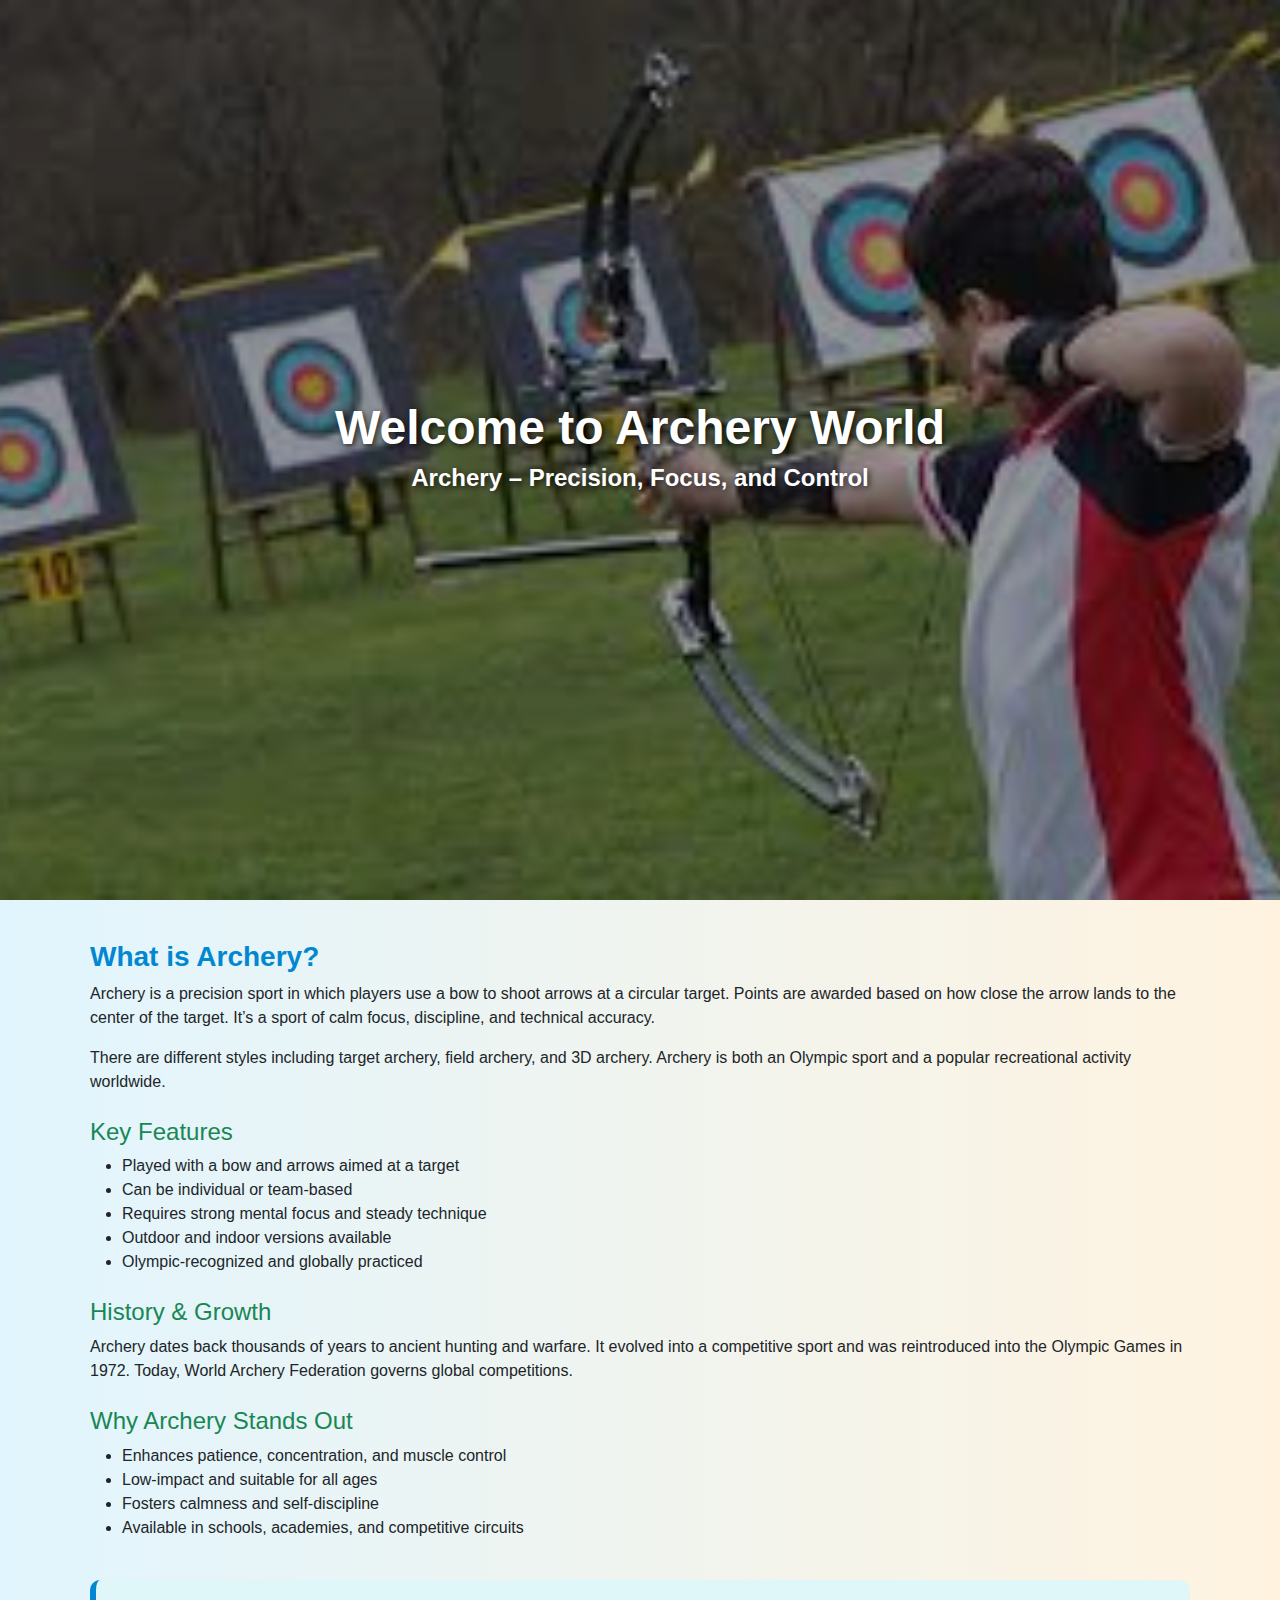
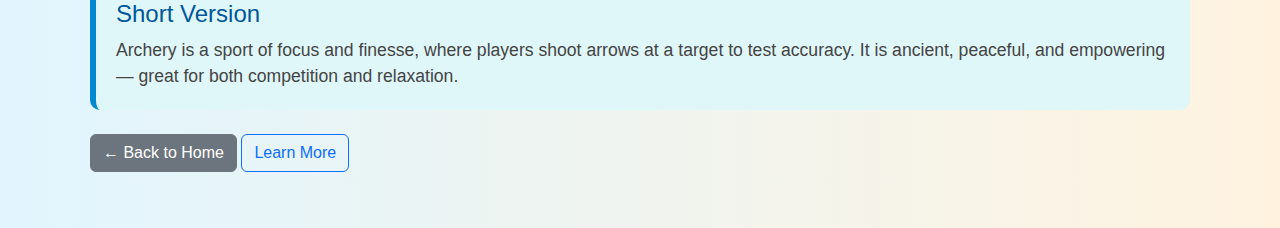
<file: Project sports/Archey.html>
<!DOCTYPE html>
<html lang="en">
<head>
  <meta charset="UTF-8" />
  <meta name="viewport" content="width=device-width, initial-scale=1.0"/>
  <title>Archery - Outdoor Games Hub</title>
  <link href="https://cdn.jsdelivr.net/npm/bootstrap@5.3.0/dist/css/bootstrap.min.css" rel="stylesheet"/>
  <style>
    body {
      margin: 0;
      background: linear-gradient(to right, #e1f5fe, #fff3e0);
      font-family: 'Segoe UI', Tahoma, Geneva, Verdana, sans-serif;
    }

    .hero {
      background-image: url("Archey1.jpeg"); 
      background-size: cover;
      background-position: center;
      height: 100vh;
      position: relative;
      display: flex;
      flex-direction: column;
      justify-content: center;
      align-items: center;
      text-align: center;
      color: #fff;
    }

    .hero::before {
      content: "";
      position: absolute;
      inset: 0;
      background: rgba(0, 0, 0, 0.4);
    }

    .hero h1, .hero h2 {
      position: relative;
      z-index: 1;
      text-shadow: 2px 2px 6px rgba(0, 0, 0, 0.8);
    }

    .hero h1 {
      font-size: 3rem;
    }

    .hero h2 {
      font-size: 1.5rem;
    }

    .section-title {
      color: #0288d1;
    }

    h1, h2, h3 {
      font-weight: bold;
    }

    footer {
      background: linear-gradient(to right, #0277bd, #039be5);
      color: white;
      padding: 10px 0;
    }

    .content {
      padding: 40px 20px;
    }

    .short-version {
      background-color: #e0f7fa;
      border-left: 6px solid #0288d1;
      padding: 20px;
      margin-top: 40px;
      border-radius: 10px;
    }

    .short-version h4 {
      color: #01579b;
    }

    .short-version p {
      font-size: 1.1rem;
      margin-bottom: 0;
      color: #444444;
    }

    @media (max-width: 576px) {
      .hero h1 {
        font-size: 2rem;
      }
      .hero h2 {
        font-size: 1rem;
      }
    }
  </style>
</head>
<body>

  <!-- Full-screen hero section -->
  <div class="hero">
    <h1>Welcome to Archery World</h1>
    <h2>Archery – Precision, Focus, and Control</h2>
  </div>

  <!-- Main content -->
  <div class="container content">
    <h3 class="section-title">What is Archery?</h3>
    <p>
      Archery is a precision sport in which players use a bow to shoot arrows at a circular target. Points are awarded based on how close the arrow lands to the center of the target. It’s a sport of calm focus, discipline, and technical accuracy.
    </p>
    <p>
      There are different styles including target archery, field archery, and 3D archery. Archery is both an Olympic sport and a popular recreational activity worldwide.
    </p>

    <h4 class="mt-4 text-success">Key Features</h4>
    <ul>
      <li>Played with a bow and arrows aimed at a target</li>
      <li>Can be individual or team-based</li>
      <li>Requires strong mental focus and steady technique</li>
      <li>Outdoor and indoor versions available</li>
      <li>Olympic-recognized and globally practiced</li>
    </ul>

    <h4 class="mt-4 text-success">History & Growth</h4>
    <p>
      Archery dates back thousands of years to ancient hunting and warfare. It evolved into a competitive sport and was reintroduced into the Olympic Games in 1972. Today, World Archery Federation governs global competitions.
    </p>

    <h4 class="mt-4 text-success">Why Archery Stands Out</h4>
    <ul>
      <li>Enhances patience, concentration, and muscle control</li>
      <li>Low-impact and suitable for all ages</li>
      <li>Fosters calmness and self-discipline</li>
      <li>Available in schools, academies, and competitive circuits</li>
    </ul>

    <!-- Highlighted Short Version -->
    <div class="short-version">
      <h4>Short Version</h4>
      <p>
        Archery is a sport of focus and finesse, where players shoot arrows at a target to test accuracy. It is ancient, peaceful, and empowering — great for both competition and relaxation.
      </p>
    </div>

    <!-- Optional Learn More Button -->
    <p>
      <a href="index.html" class="btn btn-secondary mt-4">← Back to Home</a>
      <a href="https://en.wikipedia.org/wiki/Archery" target="_blank" class="btn btn-outline-primary mt-4">Learn More</a>
    </p>
  </div>

</body>
</html>
</file>
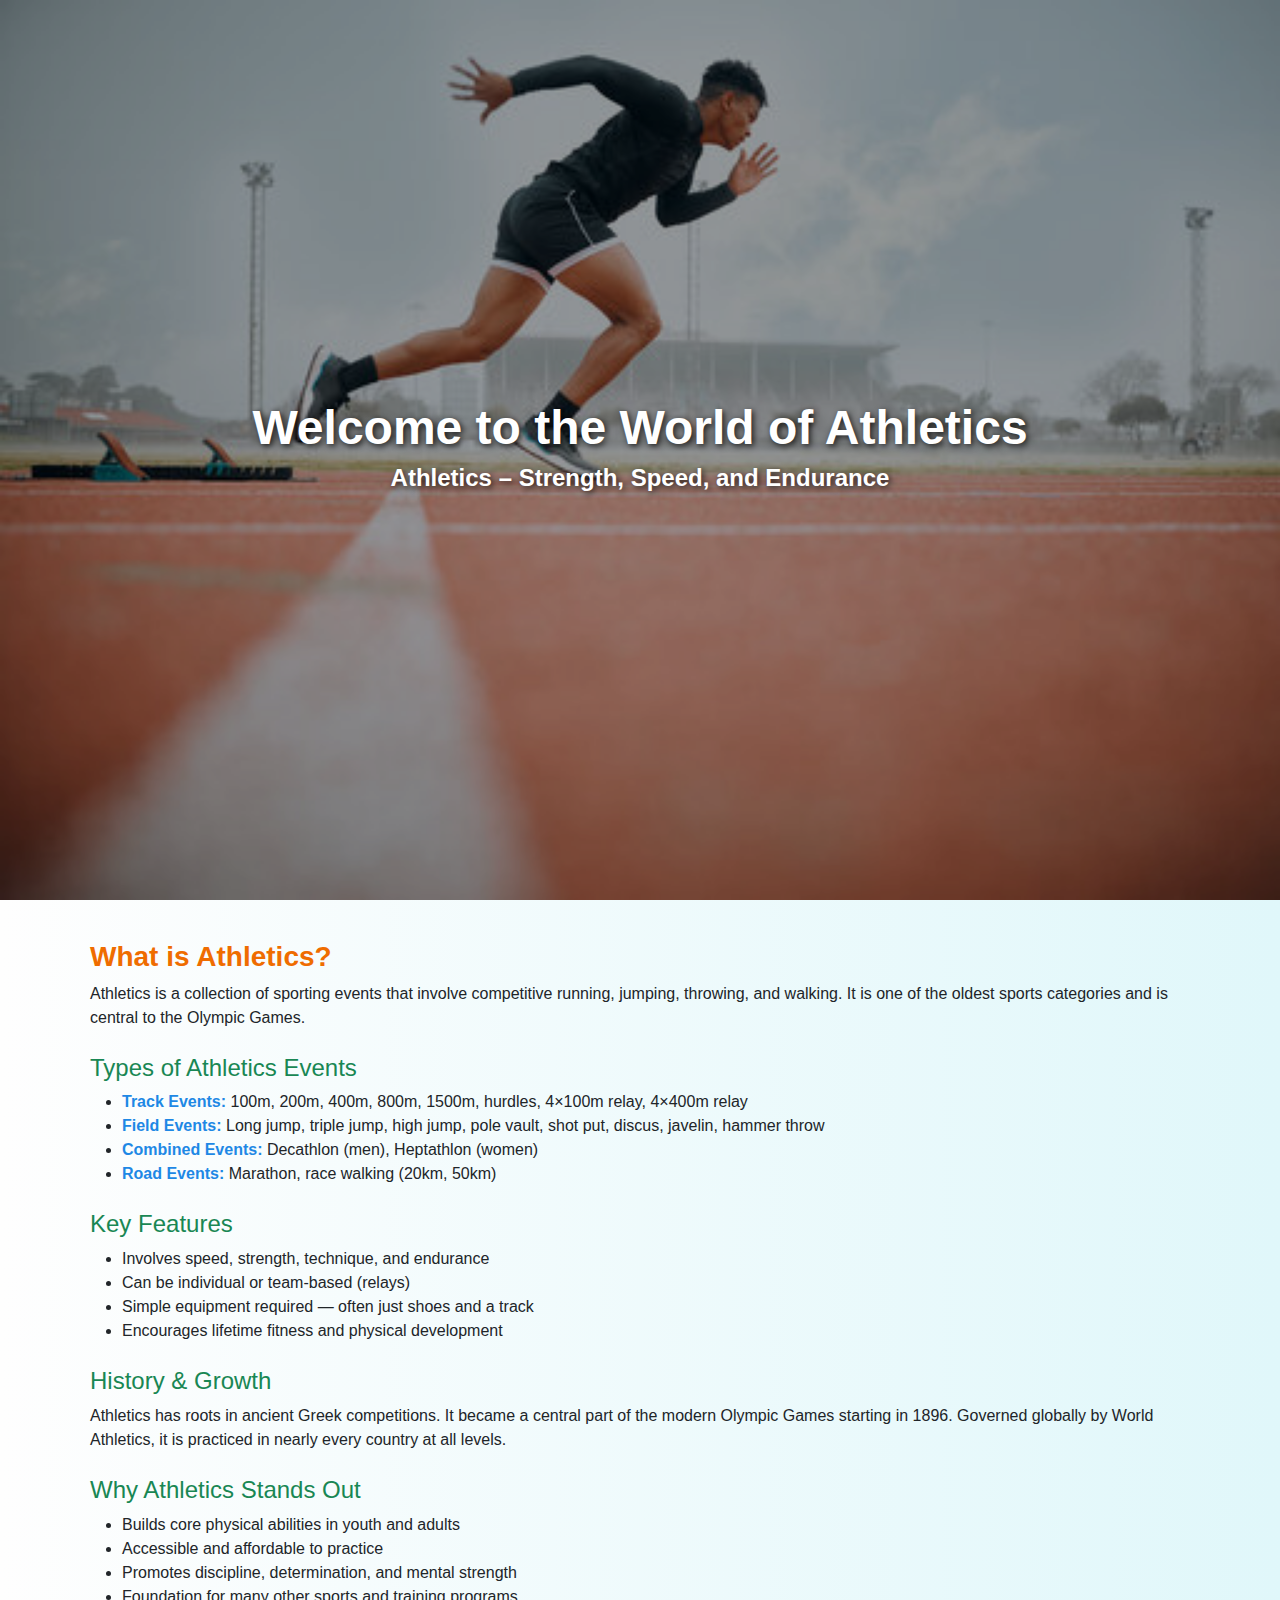
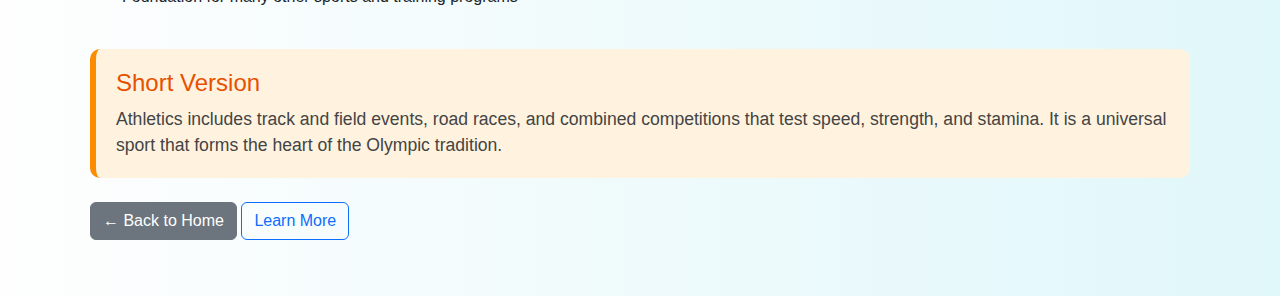
<file: Project sports/Athletics.html>
<!DOCTYPE html>
<html lang="en">
<head>
  <meta charset="UTF-8" />
  <meta name="viewport" content="width=device-width, initial-scale=1.0"/>
  <title>Athletics - Outdoor Games Hub</title>
  <link href="https://cdn.jsdelivr.net/npm/bootstrap@5.3.0/dist/css/bootstrap.min.css" rel="stylesheet"/>
  <style>
    body {
      margin: 0;
      background: linear-gradient(to right, #fefefe, #e0f7fa);
      font-family: 'Segoe UI', Tahoma, Geneva, Verdana, sans-serif;
    }

    .hero {
      background-image: url("Athletes1.jpg"); 
      background-size: cover;
      background-position: middle;
      height: 100vh;
      position: relative;
      display: flex;
      flex-direction: column;
      justify-content: center;
      align-items: center;
      text-align: center;
      color: #fff;
    }

    .hero::before {
      content: "";
      position: absolute;
      inset: 0;
      background: rgba(0, 0, 0, 0.4);
    }

    .hero h1, .hero h2 {
      position: relative;
      z-index: 1;
      text-shadow: 2px 2px 6px rgba(0, 0, 0, 0.8);
    }

    .hero h1 {
      font-size: 3rem;
    }

    .hero h2 {
      font-size: 1.5rem;
    }

    .section-title {
      color: #ef6c00;
    }

    h1, h2, h3 {
      font-weight: bold;
    }

    footer {
      background: linear-gradient(to right, #ef6c00, #f57c00);
      color: white;
      padding: 10px 0;
    }

    .content {
      padding: 40px 20px;
    }

    .short-version {
      background-color: #fff3e0;
      border-left: 6px solid #fb8c00;
      padding: 20px;
      margin-top: 40px;
      border-radius: 10px;
    }

    .short-version h4 {
      color: #e65100;
    }

    .short-version p {
      font-size: 1.1rem;
      margin-bottom: 0;
      color: #444444;
    }

    ul li strong {
      color: #1e88e5;
    }

    @media (max-width: 576px) {
      .hero h1 {
        font-size: 2rem;
      }
      .hero h2 {
        font-size: 1rem;
      }
    }
  </style>
</head>
<body>

  <!-- Full-screen hero section -->
  <div class="hero">
    <h1>Welcome to the World of Athletics</h1>
    <h2>Athletics – Strength, Speed, and Endurance</h2>
  </div>

  <!-- Main content -->
  <div class="container content">
    <h3 class="section-title">What is Athletics?</h3>
    <p>
      Athletics is a collection of sporting events that involve competitive running, jumping, throwing, and walking. It is one of the oldest sports categories and is central to the Olympic Games.
    </p>

    <h4 class="mt-4 text-success">Types of Athletics Events</h4>
    <ul>
      <li><strong>Track Events:</strong> 100m, 200m, 400m, 800m, 1500m, hurdles, 4×100m relay, 4×400m relay</li>
      <li><strong>Field Events:</strong> Long jump, triple jump, high jump, pole vault, shot put, discus, javelin, hammer throw</li>
      <li><strong>Combined Events:</strong> Decathlon (men), Heptathlon (women)</li>
      <li><strong>Road Events:</strong> Marathon, race walking (20km, 50km)</li>
    </ul>

    <h4 class="mt-4 text-success">Key Features</h4>
    <ul>
      <li>Involves speed, strength, technique, and endurance</li>
      <li>Can be individual or team-based (relays)</li>
      <li>Simple equipment required — often just shoes and a track</li>
      <li>Encourages lifetime fitness and physical development</li>
    </ul>

    <h4 class="mt-4 text-success">History & Growth</h4>
    <p>
      Athletics has roots in ancient Greek competitions. It became a central part of the modern Olympic Games starting in 1896. Governed globally by World Athletics, it is practiced in nearly every country at all levels.
    </p>

    <h4 class="mt-4 text-success">Why Athletics Stands Out</h4>
    <ul>
      <li>Builds core physical abilities in youth and adults</li>
      <li>Accessible and affordable to practice</li>
      <li>Promotes discipline, determination, and mental strength</li>
      <li>Foundation for many other sports and training programs</li>
    </ul>

    <!-- Highlighted Short Version -->
    <div class="short-version">
      <h4>Short Version</h4>
      <p>
        Athletics includes track and field events, road races, and combined competitions that test speed, strength, and stamina. It is a universal sport that forms the heart of the Olympic tradition.
      </p>
    </div>

    <!-- Optional Learn More Button -->
    <p>
      <a href="index.html" class="btn btn-secondary mt-4">← Back to Home</a>
      <a href="https://en.wikipedia.org/wiki/Athletics_(sport)" target="_blank" class="btn btn-outline-primary mt-4">Learn More</a>
    </p>
  </div>

</body>
</html>
</file>
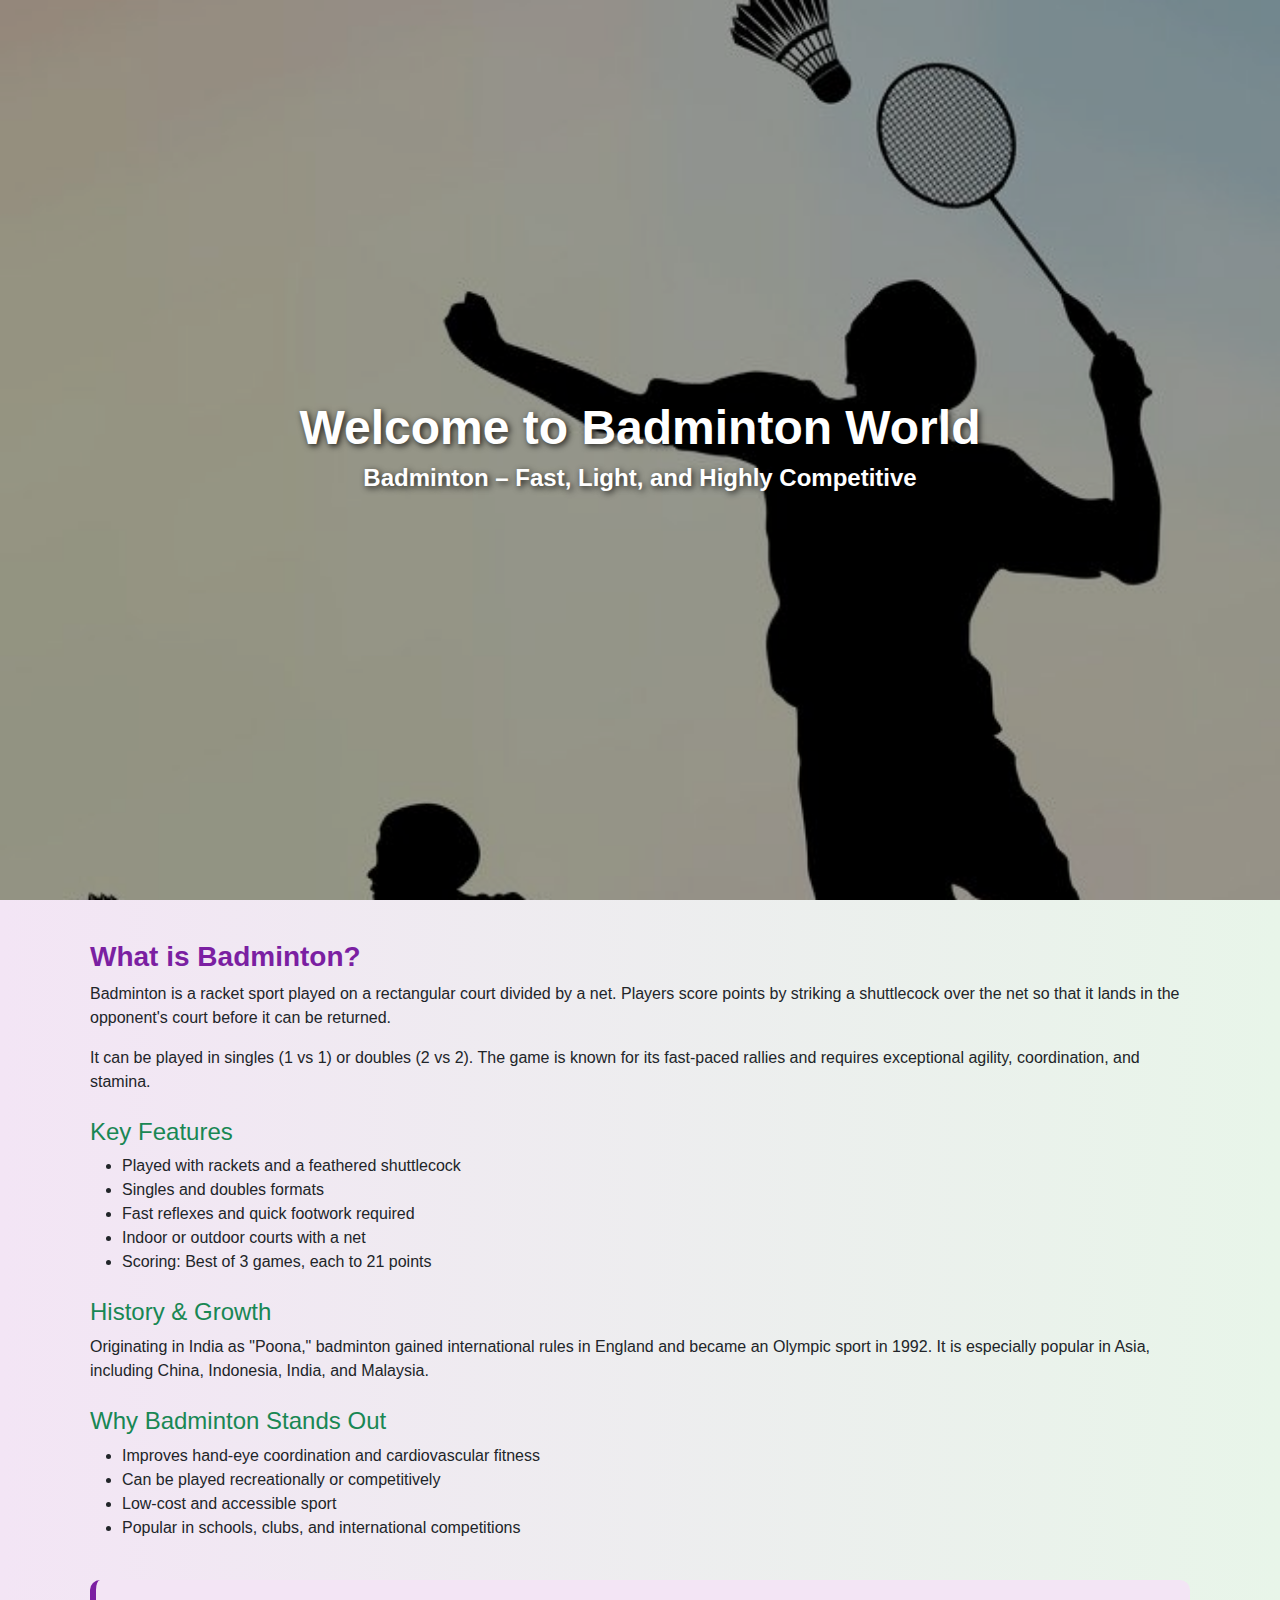
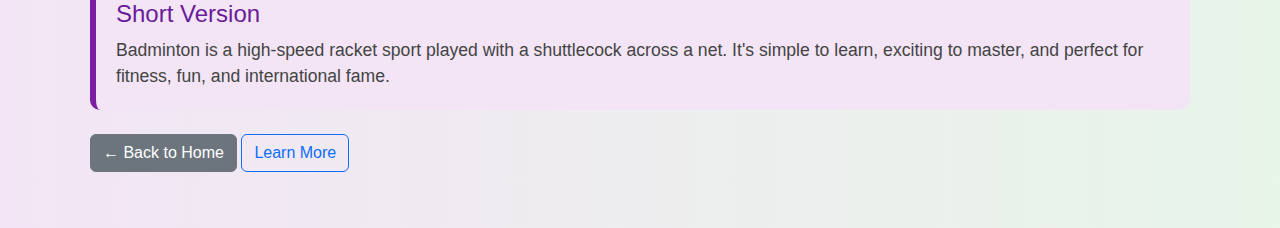
<file: Project sports/Badminton.html>
<!DOCTYPE html>
<html lang="en">
<head>
  <meta charset="UTF-8" />
  <meta name="viewport" content="width=device-width, initial-scale=1.0"/>
  <title>Badminton - Outdoor Games Hub</title>
  <link href="https://cdn.jsdelivr.net/npm/bootstrap@5.3.0/dist/css/bootstrap.min.css" rel="stylesheet"/>
  <style>
    body {
      margin: 0;
      background: linear-gradient(to right, #f3e5f5, #e8f5e9);
      font-family: 'Segoe UI', Tahoma, Geneva, Verdana, sans-serif;
    }

    .hero {
      background-image: url("Badminton1.jpg"); /* Replace with your badminton image */
      background-size: cover;
      background-position: center;
      height: 100vh;
      position: relative;
      display: flex;
      flex-direction: column;
      justify-content: center;
      align-items: center;
      text-align: center;
      color: #fff;
    }

    .hero::before {
      content: "";
      position: absolute;
      inset: 0;
      background: rgba(0, 0, 0, 0.4);
    }

    .hero h1, .hero h2 {
      position: relative;
      z-index: 1;
      text-shadow: 2px 2px 6px rgba(0, 0, 0, 0.8);
    }

    .hero h1 {
      font-size: 3rem;
    }

    .hero h2 {
      font-size: 1.5rem;
    }

    .section-title {
      color: #7b1fa2;
    }

    h1, h2, h3 {
      font-weight: bold;
    }

    footer {
      background: linear-gradient(to right, #6a1b9a, #8e24aa);
      color: white;
      padding: 10px 0;
    }

    .content {
      padding: 40px 20px;
    }

    .short-version {
      background-color: #f3e5f5;
      border-left: 6px solid #7b1fa2;
      padding: 20px;
      margin-top: 40px;
      border-radius: 10px;
    }

    .short-version h4 {
      color: #6a1b9a;
    }

    .short-version p {
      font-size: 1.1rem;
      margin-bottom: 0;
      color: #444444;
    }

    @media (max-width: 576px) {
      .hero h1 {
        font-size: 2rem;
      }
      .hero h2 {
        font-size: 1rem;
      }
    }
  </style>
</head>
<body>

  <!-- Full-screen hero section -->
  <div class="hero">
    <h1>Welcome to Badminton World</h1>
    <h2>Badminton – Fast, Light, and Highly Competitive</h2>
  </div>

  <!-- Main content -->
  <div class="container content">
    <h3 class="section-title">What is Badminton?</h3>
    <p>
      Badminton is a racket sport played on a rectangular court divided by a net. Players score points by striking a shuttlecock over the net so that it lands in the opponent's court before it can be returned.
    </p>
    <p>
      It can be played in singles (1 vs 1) or doubles (2 vs 2). The game is known for its fast-paced rallies and requires exceptional agility, coordination, and stamina.
    </p>

    <h4 class="mt-4 text-success">Key Features</h4>
    <ul>
      <li>Played with rackets and a feathered shuttlecock</li>
      <li>Singles and doubles formats</li>
      <li>Fast reflexes and quick footwork required</li>
      <li>Indoor or outdoor courts with a net</li>
      <li>Scoring: Best of 3 games, each to 21 points</li>
    </ul>

    <h4 class="mt-4 text-success">History & Growth</h4>
    <p>
      Originating in India as "Poona," badminton gained international rules in England and became an Olympic sport in 1992. It is especially popular in Asia, including China, Indonesia, India, and Malaysia.
    </p>

    <h4 class="mt-4 text-success">Why Badminton Stands Out</h4>
    <ul>
      <li>Improves hand-eye coordination and cardiovascular fitness</li>
      <li>Can be played recreationally or competitively</li>
      <li>Low-cost and accessible sport</li>
      <li>Popular in schools, clubs, and international competitions</li>
    </ul>

    <!-- Highlighted Short Version -->
    <div class="short-version">
      <h4>Short Version</h4>
      <p>
        Badminton is a high-speed racket sport played with a shuttlecock across a net. It's simple to learn, exciting to master, and perfect for fitness, fun, and international fame.
      </p>
    </div>

    <!-- Optional Learn More Button -->
    <p>
      <a href="index.html" class="btn btn-secondary mt-4">← Back to Home</a>
      <a href="https://en.wikipedia.org/wiki/Badminton" target="_blank" class="btn btn-outline-primary mt-4">Learn More</a>
    </p>
</div>

</body>
</html>
</file>
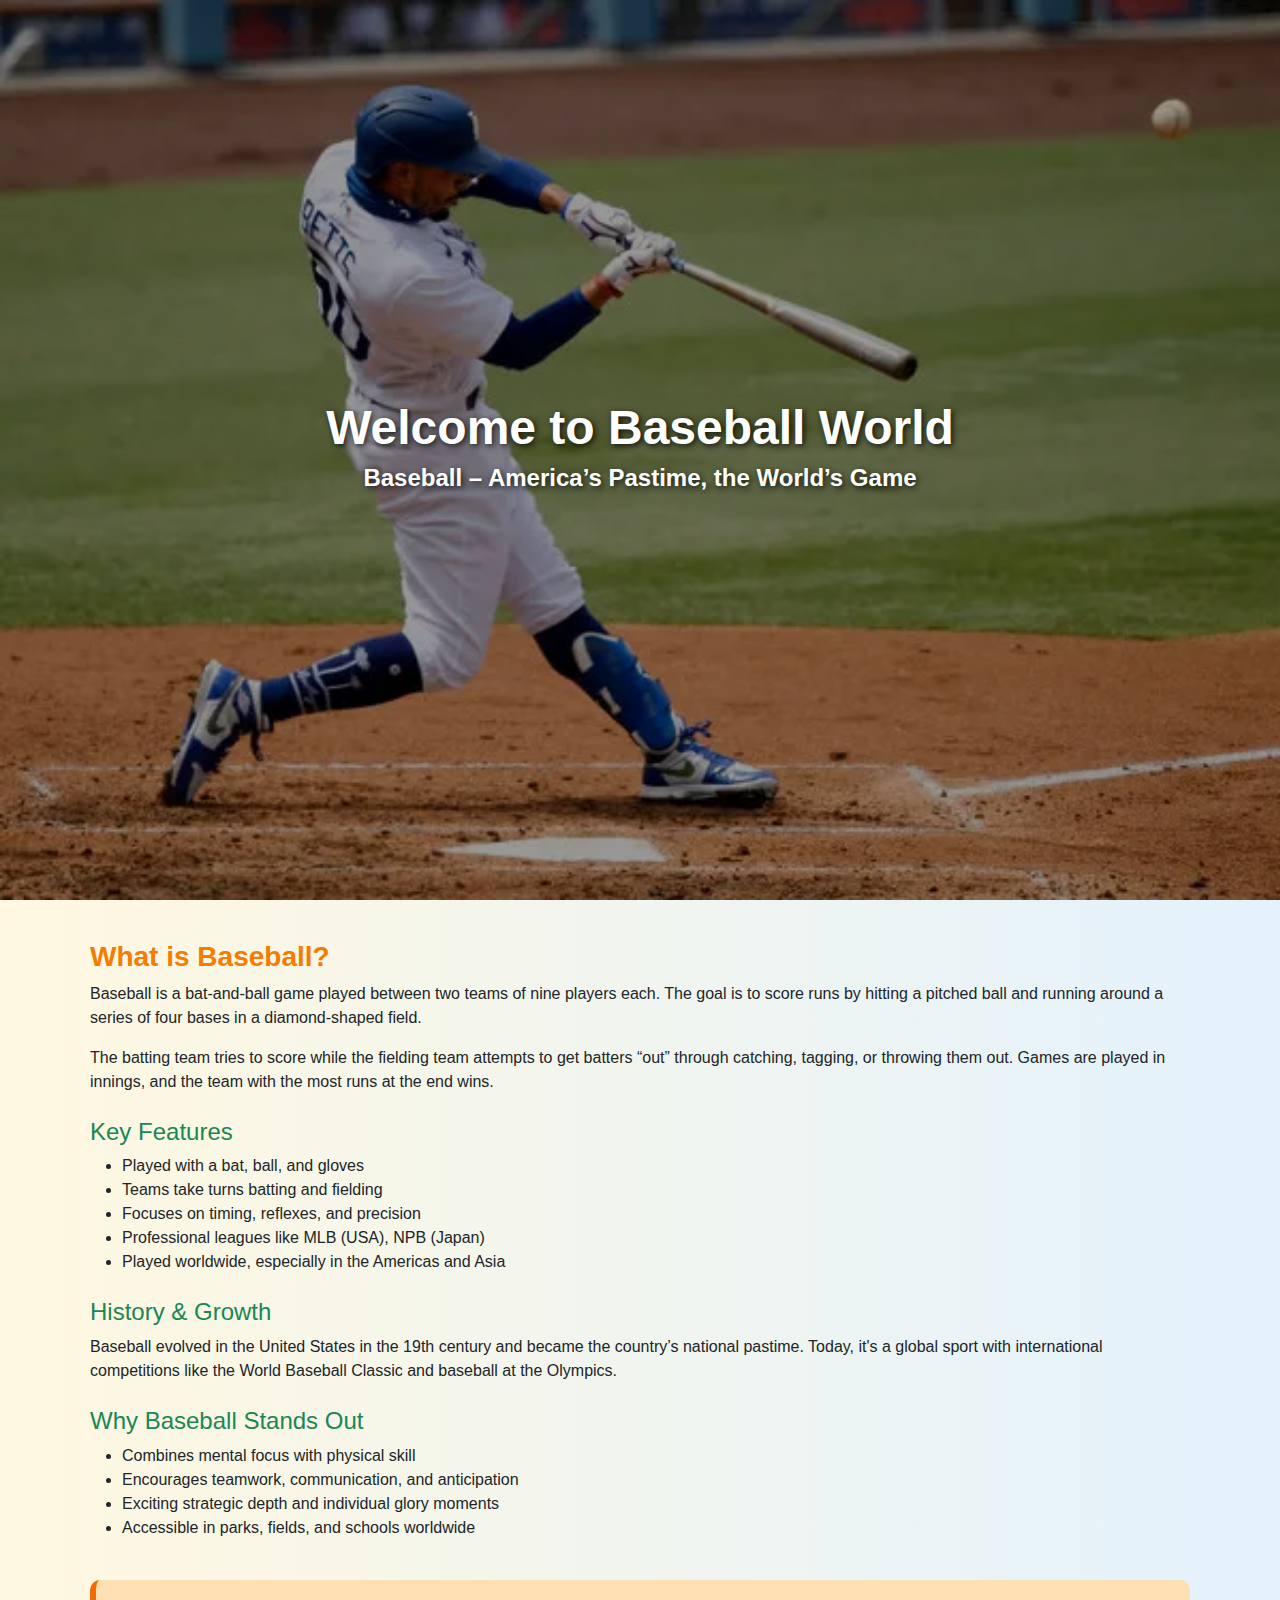
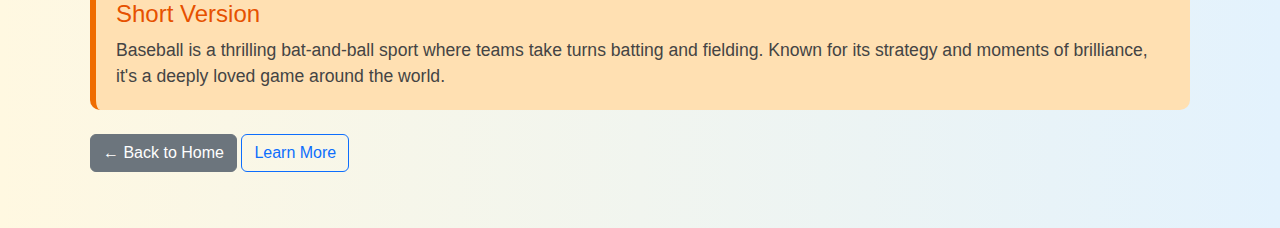
<file: Project sports/Baseball.html>
<!DOCTYPE html>
<html lang="en">
<head>
  <meta charset="UTF-8" />
  <meta name="viewport" content="width=device-width, initial-scale=1.0"/>
  <title>Baseball - Outdoor Games Hub</title>
  <link href="https://cdn.jsdelivr.net/npm/bootstrap@5.3.0/dist/css/bootstrap.min.css" rel="stylesheet"/>
  <style>
    body {
      margin: 0;
      background: linear-gradient(to right, #fff8e1, #e3f2fd);
      font-family: 'Segoe UI', Tahoma, Geneva, Verdana, sans-serif;
    }

    .hero {
      background-image: url("Baseball1.webp"); 
      background-size: cover;
      background-position: middle;
      height: 100vh;
      position: relative;
      display: flex;
      flex-direction: column;
      justify-content: center;
      align-items: center;
      text-align: center;
      color: #fff;
    }

    .hero::before {
      content: "";
      position: absolute;
      inset: 0;
      background: rgba(0, 0, 0, 0.4);
    }

    .hero h1, .hero h2 {
      position: relative;
      z-index: 1;
      text-shadow: 2px 2px 6px rgba(0, 0, 0, 0.8);
    }

    .hero h1 {
      font-size: 3rem;
    }

    .hero h2 {
      font-size: 1.5rem;
    }

    .section-title {
      color: #f57c00;
    }

    h1, h2, h3 {
      font-weight: bold;
    }

    footer {
      background: linear-gradient(to right, #e65100, #ef6c00);
      color: white;
      padding: 10px 0;
    }

    .content {
      padding: 40px 20px;
    }

    .short-version {
      background-color: #ffe0b2;
      border-left: 6px solid #ef6c00;
      padding: 20px;
      margin-top: 40px;
      border-radius: 10px;
    }

    .short-version h4 {
      color: #e65100;
    }

    .short-version p {
      font-size: 1.1rem;
      margin-bottom: 0;
      color: #444444;
    }

    @media (max-width: 576px) {
      .hero h1 {
        font-size: 2rem;
      }
      .hero h2 {
        font-size: 1rem;
      }
    }
  </style>
</head>
<body>

  <!-- Full-screen hero section -->
  <div class="hero">
    <h1>Welcome to Baseball World</h1>
    <h2>Baseball – America’s Pastime, the World’s Game</h2>
  </div>

  <!-- Main content -->
  <div class="container content">
    <h3 class="section-title">What is Baseball?</h3>
    <p>
      Baseball is a bat-and-ball game played between two teams of nine players each. The goal is to score runs by hitting a pitched ball and running around a series of four bases in a diamond-shaped field.
    </p>
    <p>
      The batting team tries to score while the fielding team attempts to get batters “out” through catching, tagging, or throwing them out. Games are played in innings, and the team with the most runs at the end wins.
    </p>

    <h4 class="mt-4 text-success">Key Features</h4>
    <ul>
      <li>Played with a bat, ball, and gloves</li>
      <li>Teams take turns batting and fielding</li>
      <li>Focuses on timing, reflexes, and precision</li>
      <li>Professional leagues like MLB (USA), NPB (Japan)</li>
      <li>Played worldwide, especially in the Americas and Asia</li>
    </ul>

    <h4 class="mt-4 text-success">History & Growth</h4>
    <p>
      Baseball evolved in the United States in the 19th century and became the country’s national pastime. Today, it's a global sport with international competitions like the World Baseball Classic and baseball at the Olympics.
    </p>

    <h4 class="mt-4 text-success">Why Baseball Stands Out</h4>
    <ul>
      <li>Combines mental focus with physical skill</li>
      <li>Encourages teamwork, communication, and anticipation</li>
      <li>Exciting strategic depth and individual glory moments</li>
      <li>Accessible in parks, fields, and schools worldwide</li>
    </ul>

    <!-- Highlighted Short Version -->
    <div class="short-version">
      <h4>Short Version</h4>
      <p>
        Baseball is a thrilling bat-and-ball sport where teams take turns batting and fielding. Known for its strategy and moments of brilliance, it's a deeply loved game around the world.
      </p>
    </div>

    <!-- Optional Learn More Button -->
    <p>
       <a href="index.html" class="btn btn-secondary mt-4">← Back to Home</a>
      <a href="https://en.wikipedia.org/wiki/Baseball" target="_blank" class="btn btn-outline-primary mt-4">Learn More</a>
    </p>
  </div>

</body>
</html>
</file>
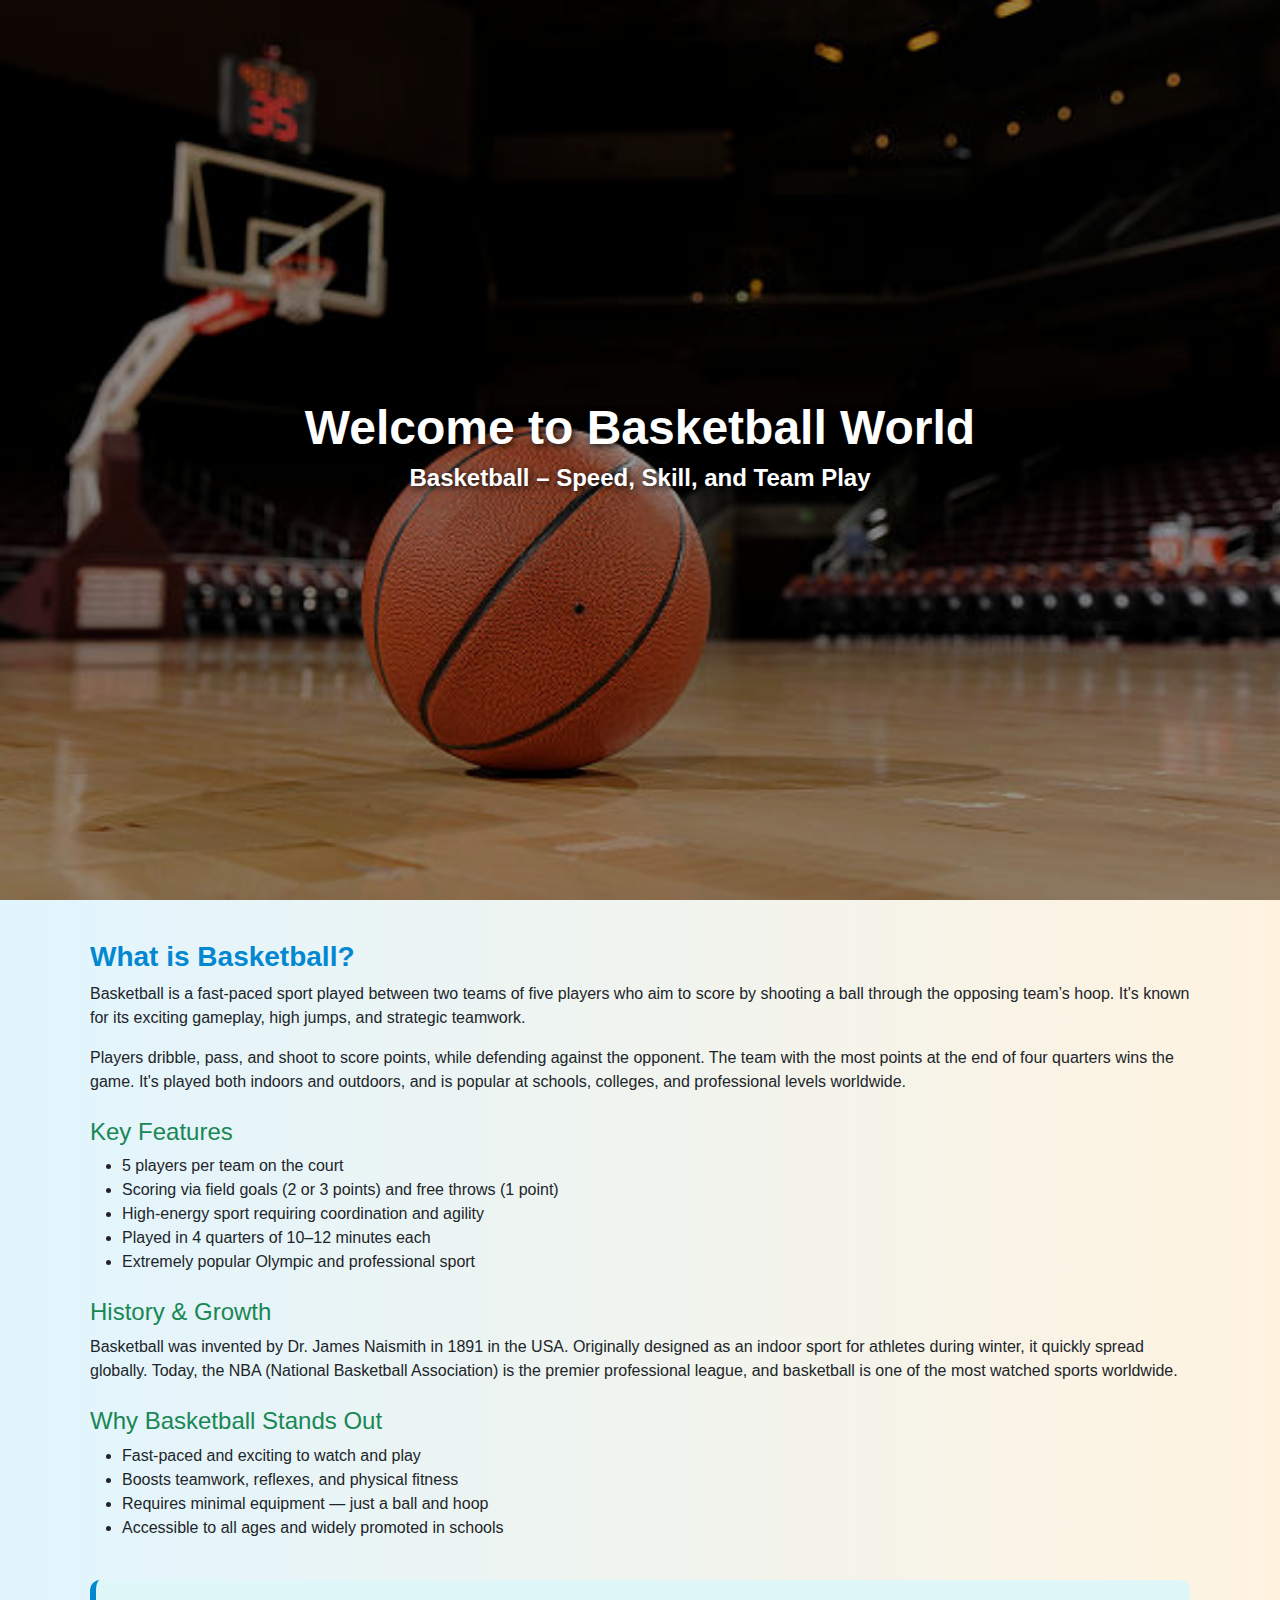
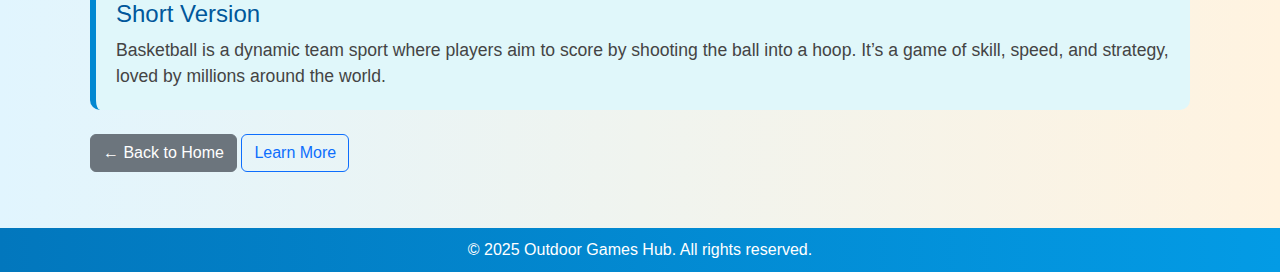
<file: Project sports/Basketball.html>
<!DOCTYPE html>
<html lang="en">
<head>
  <meta charset="UTF-8" />
  <meta name="viewport" content="width=device-width, initial-scale=1.0"/>
  <title>Basketball - Outdoor Games Hub</title>
  <link href="https://cdn.jsdelivr.net/npm/bootstrap@5.3.0/dist/css/bootstrap.min.css" rel="stylesheet"/>
  <style>
    body {
      margin: 0;
      background: linear-gradient(to right, #e1f5fe, #fff3e0);
      font-family: 'Segoe UI', Tahoma, Geneva, Verdana, sans-serif;
    }

    .hero {
      background-image: url("Basketball.jpg"); 
      background-size: cover;
      background-position: center;
      height: 100vh;
      position: relative;
      display: flex;
      flex-direction: column;
      justify-content: center;
      align-items: center;
      text-align: center;
      color: #fff;
    }

    .hero::before {
      content: "";
      position: absolute;
      inset: 0;
      background: rgba(0, 0, 0, 0.4);
    }

    .hero h1, .hero h2 {
      position: relative;
      z-index: 1;
      text-shadow: 2px 2px 6px rgba(0, 0, 0, 0.8);
    }

    .hero h1 {
      font-size: 3rem;
    }

    .hero h2 {
      font-size: 1.5rem;
    }

    .section-title {
      color: #0288d1;
    }

    h1, h2, h3 {
      font-weight: bold;
    }

    footer {
      background: linear-gradient(to right, #0277bd, #039be5);
      color: white;
      padding: 10px 0;
      text-align: center;
    }

    .content {
      padding: 40px 20px;
    }

    .short-version {
      background-color: #e0f7fa;
      border-left: 6px solid #0288d1;
      padding: 20px;
      margin-top: 40px;
      border-radius: 10px;
    }

    .short-version h4 {
      color: #01579b;
    }

    .short-version p {
      font-size: 1.1rem;
      margin-bottom: 0;
      color: #444444;
    }

    @media (max-width: 576px) {
      .hero h1 {
        font-size: 2rem;
      }
      .hero h2 {
        font-size: 1rem;
      }
    }
  </style>
</head>
<body>

  <!-- Hero Section -->
  <div class="hero">
    <h1>Welcome to Basketball World</h1>
    <h2>Basketball – Speed, Skill, and Team Play</h2>
  </div>

  <!-- Main Content -->
  <div class="container content">
    <h3 class="section-title">What is Basketball?</h3>
    <p>
      Basketball is a fast-paced sport played between two teams of five players who aim to score by shooting a ball through the opposing team’s hoop. It's known for its exciting gameplay, high jumps, and strategic teamwork.
    </p>
    <p>
      Players dribble, pass, and shoot to score points, while defending against the opponent. The team with the most points at the end of four quarters wins the game. It's played both indoors and outdoors, and is popular at schools, colleges, and professional levels worldwide.
    </p>

    <h4 class="mt-4 text-success">Key Features</h4>
    <ul>
      <li>5 players per team on the court</li>
      <li>Scoring via field goals (2 or 3 points) and free throws (1 point)</li>
      <li>High-energy sport requiring coordination and agility</li>
      <li>Played in 4 quarters of 10–12 minutes each</li>
      <li>Extremely popular Olympic and professional sport</li>
    </ul>

    <h4 class="mt-4 text-success">History & Growth</h4>
    <p>
      Basketball was invented by Dr. James Naismith in 1891 in the USA. Originally designed as an indoor sport for athletes during winter, it quickly spread globally. Today, the NBA (National Basketball Association) is the premier professional league, and basketball is one of the most watched sports worldwide.
    </p>

    <h4 class="mt-4 text-success">Why Basketball Stands Out</h4>
    <ul>
      <li>Fast-paced and exciting to watch and play</li>
      <li>Boosts teamwork, reflexes, and physical fitness</li>
      <li>Requires minimal equipment — just a ball and hoop</li>
      <li>Accessible to all ages and widely promoted in schools</li>
    </ul>

    <!-- Highlighted Short Version -->
    <div class="short-version">
      <h4>Short Version</h4>
      <p>
        Basketball is a dynamic team sport where players aim to score by shooting the ball into a hoop. It’s a game of skill, speed, and strategy, loved by millions around the world.
      </p>
    </div>

    <!-- Learn More & Back -->
    <p>
      <a href="index.html" class="btn btn-secondary mt-4">← Back to Home</a>
      <a href="https://en.wikipedia.org/wiki/Basketball" target="_blank" class="btn btn-outline-primary mt-4">Learn More</a>
    </p>
  </div>

  <!-- Footer -->
  <footer>
    &copy; 2025 Outdoor Games Hub. All rights reserved.
  </footer>

</body>
</html>
</file>
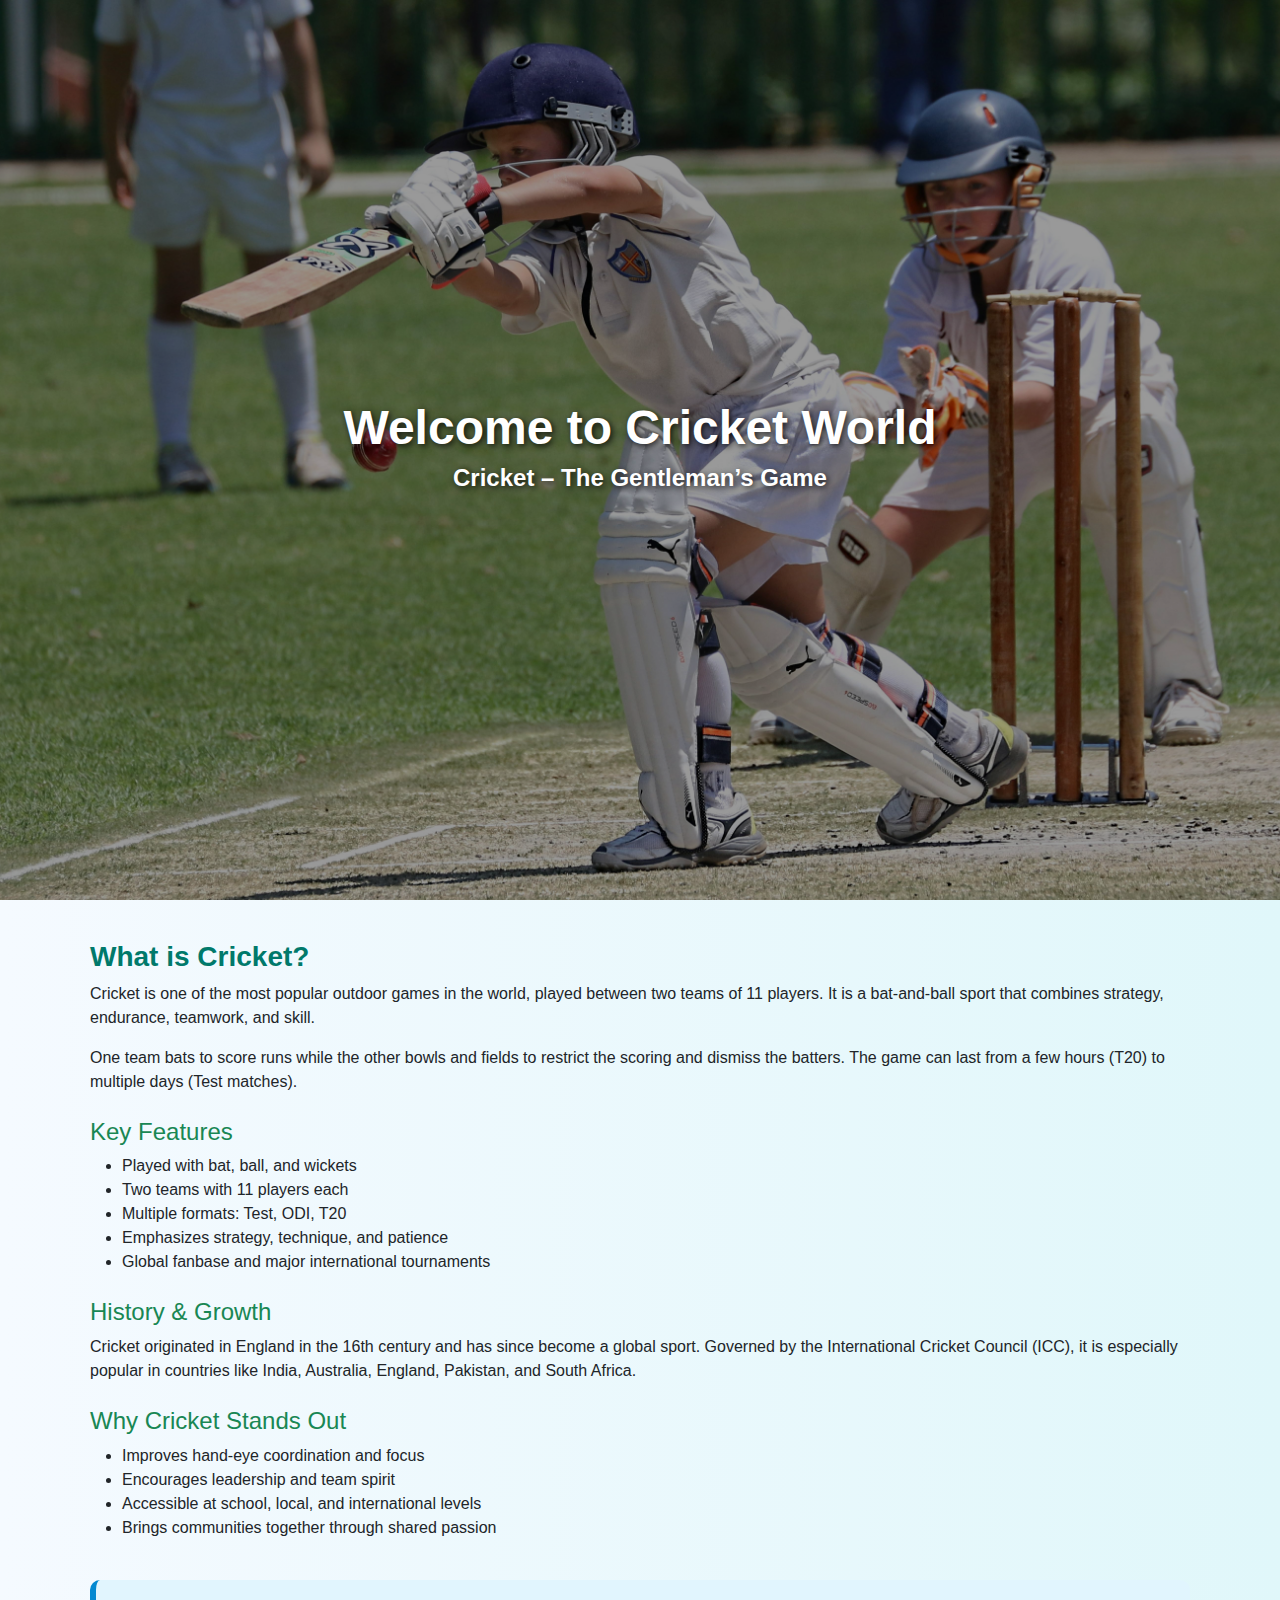
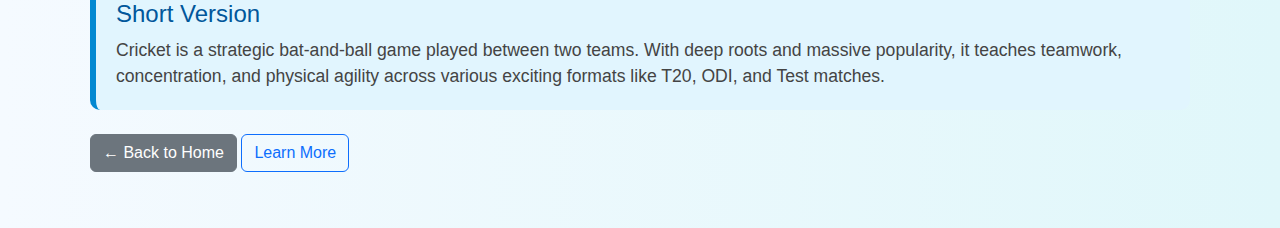
<file: Project sports/Cricket.html>
<!DOCTYPE html>
<html lang="en">
<head>
  <meta charset="UTF-8" />
  <meta name="viewport" content="width=device-width, initial-scale=1.0"/>
  <title>Cricket - Outdoor Games Hub</title>
  <link href="https://cdn.jsdelivr.net/npm/bootstrap@5.3.0/dist/css/bootstrap.min.css" rel="stylesheet"/>
  <style>
    body {
      margin: 0;
      background: linear-gradient(to right, #f5faff, #e0f7fa);
      font-family: 'Segoe UI', Tahoma, Geneva, Verdana, sans-serif;
    }

    .hero {
      background-image: url("cricket1.jpeg"); 
      background-size: cover;
      background-position: center;
      height: 100vh;
      position: relative;
      display: flex;
      flex-direction: column;
      justify-content: center;
      align-items: center;
      text-align: center;
      color: #fff;
    }

    .hero::before {
      content: "";
      position: absolute;
      inset: 0;
      background: rgba(0, 0, 0, 0.4);
    }

    .hero h1, .hero h2 {
      position: relative;
      z-index: 1;
      text-shadow: 2px 2px 6px rgba(0, 0, 0, 0.8);
    }

    .hero h1 {
      font-size: 3rem;
    }

    .hero h2 {
      font-size: 1.5rem;
    }

    .section-title {
      color: #00796b;
    }

    h1, h2, h3 {
      font-weight: bold;
    }

    footer {
      background: linear-gradient(to right, #004d40, #00796b);
      color: white;
      padding: 10px 0;
    }

    .content {
      padding: 40px 20px;
    }

    .short-version {
      background-color: #e1f5fe;
      border-left: 6px solid #0288d1;
      padding: 20px;
      margin-top: 40px;
      border-radius: 10px;
    }

    .short-version h4 {
      color: #01579b;
    }

    .short-version p {
      font-size: 1.1rem;
      margin-bottom: 0;
      color: #444444;
    }

    @media (max-width: 576px) {
      .hero h1 {
        font-size: 2rem;
      }
      .hero h2 {
        font-size: 1rem;
      }
    }
  </style>
</head>
<body>

  <!-- Full-screen hero section -->
  <div class="hero">
    <h1>Welcome to Cricket World</h1>
    <h2>Cricket – The Gentleman’s Game</h2>
  </div>

  <!-- Main content -->
  <div class="container content">
    <h3 class="section-title">What is Cricket?</h3>
    <p>
      Cricket is one of the most popular outdoor games in the world, played between two teams of 11 players. It is a bat-and-ball sport that combines strategy, endurance, teamwork, and skill.
    </p>
    <p>
      One team bats to score runs while the other bowls and fields to restrict the scoring and dismiss the batters. The game can last from a few hours (T20) to multiple days (Test matches).
    </p>

    <h4 class="mt-4 text-success">Key Features</h4>
    <ul>
      <li>Played with bat, ball, and wickets</li>
      <li>Two teams with 11 players each</li>
      <li>Multiple formats: Test, ODI, T20</li>
      <li>Emphasizes strategy, technique, and patience</li>
      <li>Global fanbase and major international tournaments</li>
    </ul>

    <h4 class="mt-4 text-success">History & Growth</h4>
    <p>
      Cricket originated in England in the 16th century and has since become a global sport. Governed by the International Cricket Council (ICC), it is especially popular in countries like India, Australia, England, Pakistan, and South Africa.
    </p>

    <h4 class="mt-4 text-success">Why Cricket Stands Out</h4>
    <ul>
      <li>Improves hand-eye coordination and focus</li>
      <li>Encourages leadership and team spirit</li>
      <li>Accessible at school, local, and international levels</li>
      <li>Brings communities together through shared passion</li>
    </ul>

    <!-- Highlighted Short Version -->
    <div class="short-version">
      <h4>Short Version</h4>
      <p>
        Cricket is a strategic bat-and-ball game played between two teams. With deep roots and massive popularity, it teaches teamwork, concentration, and physical agility across various exciting formats like T20, ODI, and Test matches.
      </p>
    </div>

    <!-- Optional Learn More Button -->
    <p>
       <a href="index.html" class="btn btn-secondary mt-4">← Back to Home</a>
      <a href="https://en.wikipedia.org/wiki/Cricket" target="_blank" class="btn btn-outline-primary mt-4">Learn More</a>
    </p>
  </div>

</body>
</html>
</file>
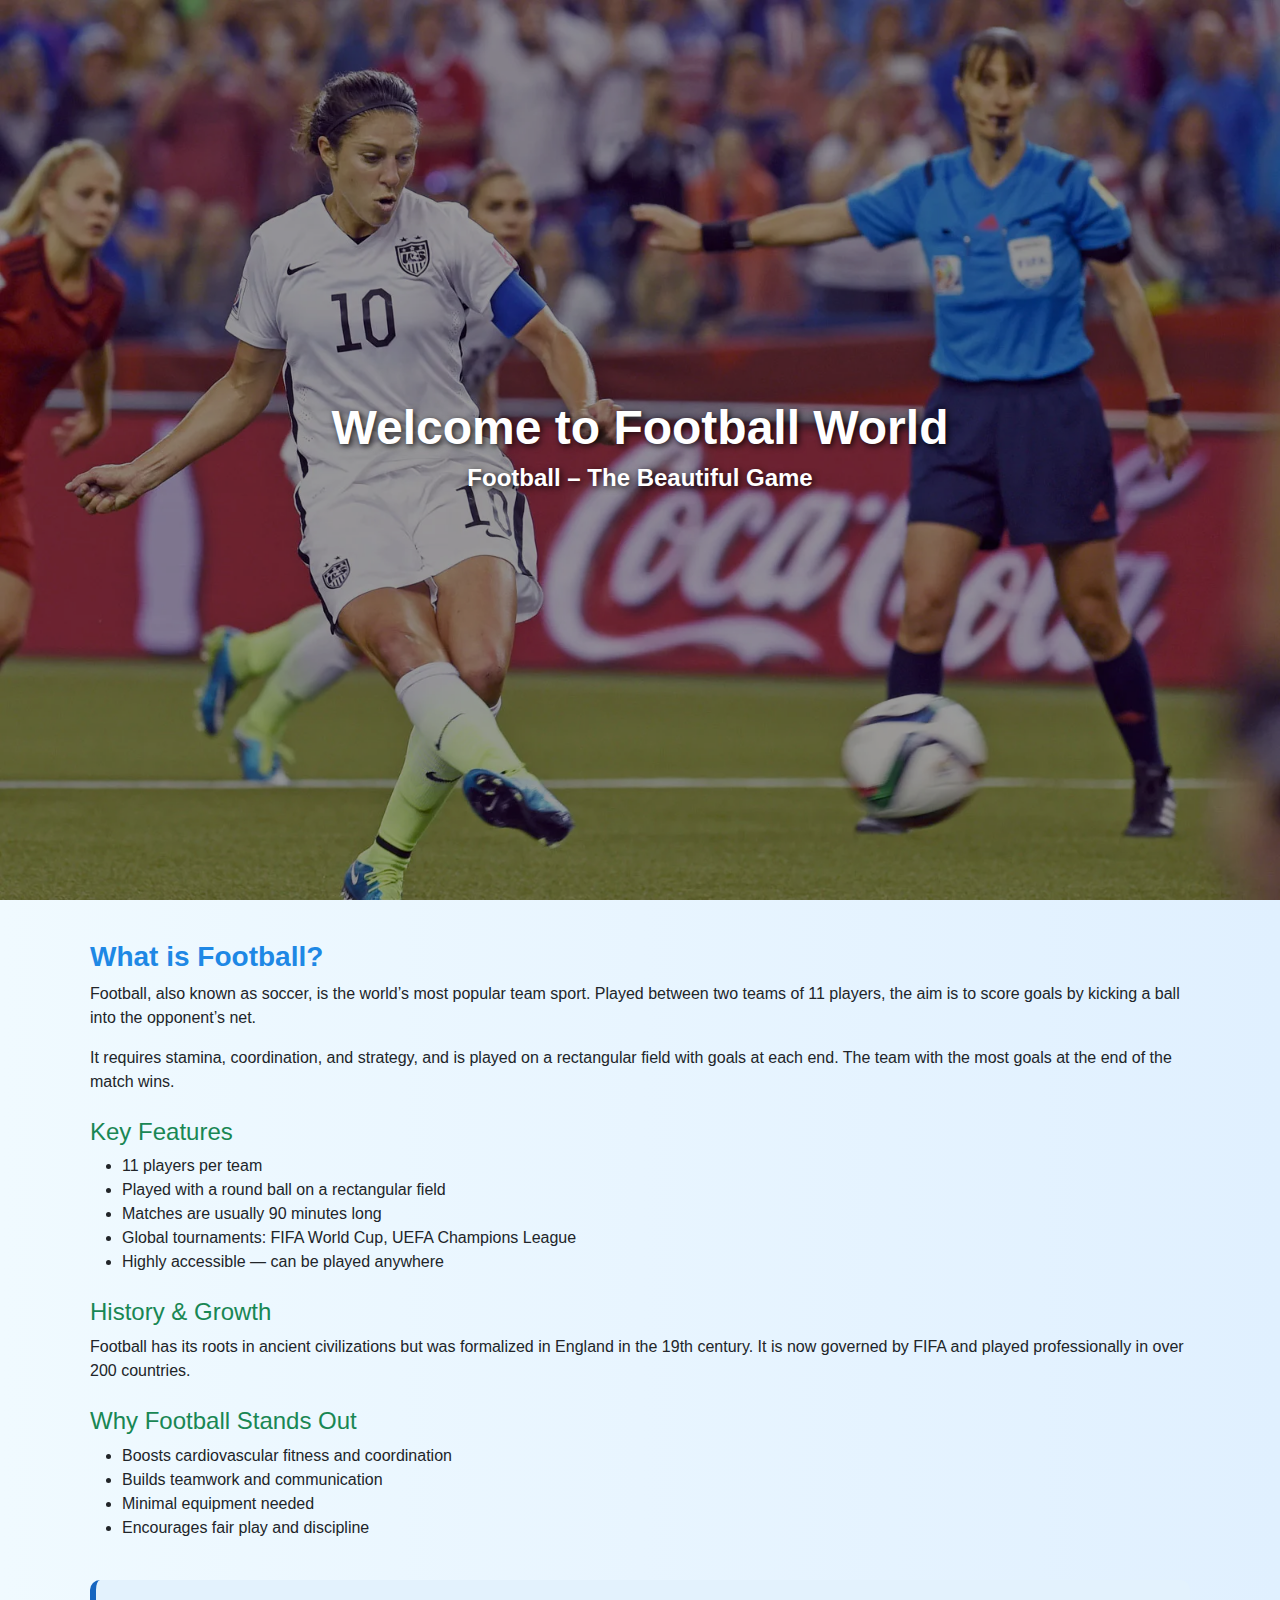
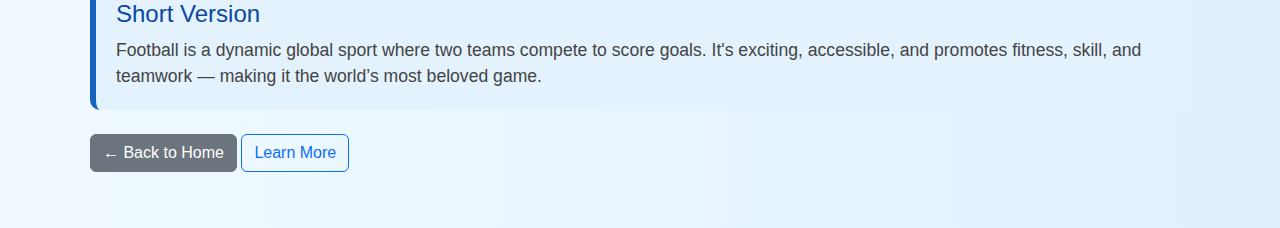
<file: Project sports/Football.html>
<!DOCTYPE html>
<html lang="en">
<head>
  <meta charset="UTF-8" />
  <meta name="viewport" content="width=device-width, initial-scale=1.0"/>
  <title>Football - Outdoor Games Hub</title>
  <link href="https://cdn.jsdelivr.net/npm/bootstrap@5.3.0/dist/css/bootstrap.min.css" rel="stylesheet"/>
  <style>
    body {
      margin: 0;
      background: linear-gradient(to right, #f0faff, #e0f0ff);
      font-family: 'Segoe UI', Tahoma, Geneva, Verdana, sans-serif;
    }

    .hero {
      background-image: url("football1.webp"); 
      background-size: cover;
      background-position: middle;
      height: 100vh;
      position: relative;
      display: flex;
      flex-direction: column;
      justify-content: center;
      align-items: center;
      text-align: center;
      color: #fff;
    }

    .hero::before {
      content: "";
      position: absolute;
      inset: 0;
      background: rgba(0, 0, 0, 0.4);
    }

    .hero h1, .hero h2 {
      position: relative;
      z-index: 1;
      text-shadow: 2px 2px 6px rgba(0, 0, 0, 0.8);
    }

    .hero h1 {
      font-size: 3rem;
    }

    .hero h2 {
      font-size: 1.5rem;
    }

    .section-title {
      color: #1e88e5;
    }

    h1, h2, h3 {
      font-weight: bold;
    }

    footer {
      background: linear-gradient(to right, #0d47a1, #1976d2);
      color: white;
      padding: 10px 0;
    }

    .content {
      padding: 40px 20px;
    }

    .short-version {
      background-color: #e3f2fd;
      border-left: 6px solid #1565c0;
      padding: 20px;
      margin-top: 40px;
      border-radius: 10px;
    }

    .short-version h4 {
      color: #0d47a1;
    }

    .short-version p {
      font-size: 1.1rem;
      margin-bottom: 0;
      color: #444444;
    }

    @media (max-width: 576px) {
      .hero h1 {
        font-size: 2rem;
      }
      .hero h2 {
        font-size: 1rem;
      }
    }
  </style>
</head>
<body>

  <!-- Full-screen hero section -->
  <div class="hero">
    <h1>Welcome to Football World</h1>
    <h2>Football – The Beautiful Game</h2>
  </div>

  <!-- Main content -->
  <div class="container content">
    <h3 class="section-title">What is Football?</h3>
    <p>
      Football, also known as soccer, is the world’s most popular team sport. Played between two teams of 11 players, the aim is to score goals by kicking a ball into the opponent’s net.
    </p>
    <p>
      It requires stamina, coordination, and strategy, and is played on a rectangular field with goals at each end. The team with the most goals at the end of the match wins.
    </p>

    <h4 class="mt-4 text-success">Key Features</h4>
    <ul>
      <li>11 players per team</li>
      <li>Played with a round ball on a rectangular field</li>
      <li>Matches are usually 90 minutes long</li>
      <li>Global tournaments: FIFA World Cup, UEFA Champions League</li>
      <li>Highly accessible — can be played anywhere</li>
    </ul>

    <h4 class="mt-4 text-success">History & Growth</h4>
    <p>
      Football has its roots in ancient civilizations but was formalized in England in the 19th century. It is now governed by FIFA and played professionally in over 200 countries.
    </p>

    <h4 class="mt-4 text-success">Why Football Stands Out</h4>
    <ul>
      <li>Boosts cardiovascular fitness and coordination</li>
      <li>Builds teamwork and communication</li>
      <li>Minimal equipment needed</li>
      <li>Encourages fair play and discipline</li>
    </ul>

    <!-- Highlighted Short Version -->
    <div class="short-version">
      <h4>Short Version</h4>
      <p>
        Football is a dynamic global sport where two teams compete to score goals. It's exciting, accessible, and promotes fitness, skill, and teamwork — making it the world’s most beloved game.
      </p>
    </div>

    <!-- Optional Learn More Button -->
    <p>
       <a href="index.html" class="btn btn-secondary mt-4">← Back to Home</a>
      <a href="https://en.wikipedia.org/wiki/Football" target="_blank" class="btn btn-outline-primary mt-4">Learn More</a>
    </p>
  </div>

</body>
</html>
</file>
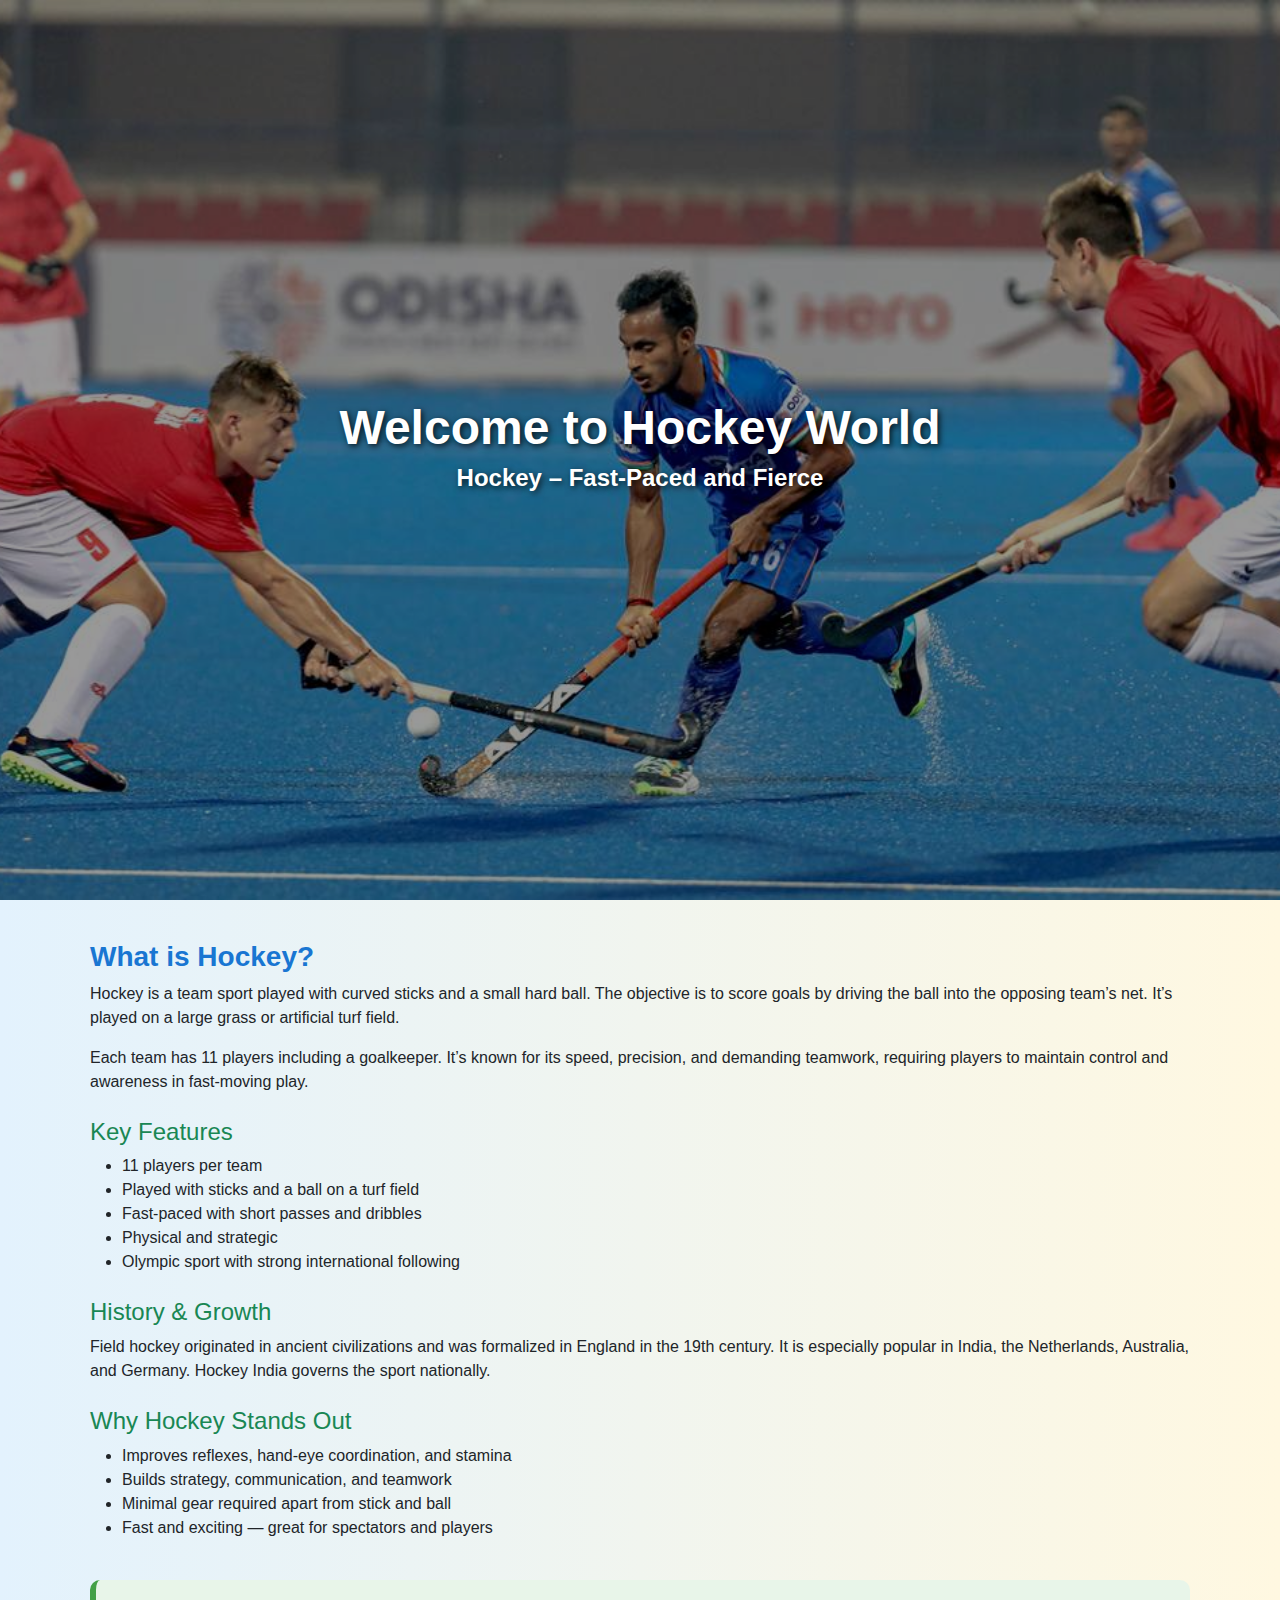
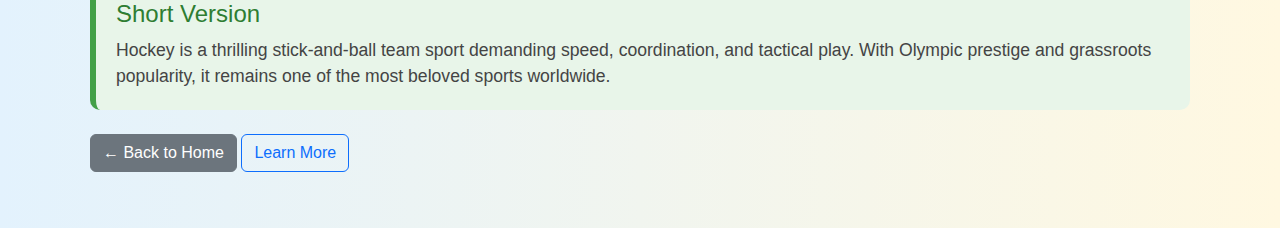
<file: Project sports/Hockey.html>
<!DOCTYPE html>
<html lang="en">
<head>
  <meta charset="UTF-8" />
  <meta name="viewport" content="width=device-width, initial-scale=1.0"/>
  <title>Hockey - Outdoor Games Hub</title>
  <link href="https://cdn.jsdelivr.net/npm/bootstrap@5.3.0/dist/css/bootstrap.min.css" rel="stylesheet"/>
  <style>
    body {
      margin: 0;
      background: linear-gradient(to right, #e3f2fd, #fff8e1);
      font-family: 'Segoe UI', Tahoma, Geneva, Verdana, sans-serif;
    }

    .hero {
      background-image: url("Hockey1.jpg"); 
      background-size: cover;
      background-position: center;
      height: 100vh;
      position: relative;
      display: flex;
      flex-direction: column;
      justify-content: center;
      align-items: center;
      text-align: center;
      color: #fff;
    }

    .hero::before {
      content: "";
      position: absolute;
      inset: 0;
      background: rgba(0, 0, 0, 0.4);
    }

    .hero h1, .hero h2 {
      position: relative;
      z-index: 1;
      text-shadow: 2px 2px 6px rgba(0, 0, 0, 0.8);
    }

    .hero h1 {
      font-size: 3rem;
    }

    .hero h2 {
      font-size: 1.5rem;
    }

    .section-title {
      color: #1976d2;
    }

    h1, h2, h3 {
      font-weight: bold;
    }

    footer {
      background: linear-gradient(to right, #0d47a1, #1565c0);
      color: white;
      padding: 10px 0;
    }

    .content {
      padding: 40px 20px;
    }

    .short-version {
      background-color: #e8f5e9;
      border-left: 6px solid #43a047;
      padding: 20px;
      margin-top: 40px;
      border-radius: 10px;
    }

    .short-version h4 {
      color: #2e7d32;
    }

    .short-version p {
      font-size: 1.1rem;
      margin-bottom: 0;
      color: #444444;
    }

    @media (max-width: 576px) {
      .hero h1 {
        font-size: 2rem;
      }
      .hero h2 {
        font-size: 1rem;
      }
    }
  </style>
</head>
<body>

  <!-- Full-screen hero section -->
  <div class="hero">
    <h1>Welcome to Hockey World</h1>
    <h2>Hockey – Fast-Paced and Fierce</h2>
  </div>

  <!-- Main content -->
  <div class="container content">
    <h3 class="section-title">What is Hockey?</h3>
    <p>
      Hockey is a team sport played with curved sticks and a small hard ball. The objective is to score goals by driving the ball into the opposing team’s net. It’s played on a large grass or artificial turf field.
    </p>
    <p>
      Each team has 11 players including a goalkeeper. It’s known for its speed, precision, and demanding teamwork, requiring players to maintain control and awareness in fast-moving play.
    </p>

    <h4 class="mt-4 text-success">Key Features</h4>
    <ul>
      <li>11 players per team</li>
      <li>Played with sticks and a ball on a turf field</li>
      <li>Fast-paced with short passes and dribbles</li>
      <li>Physical and strategic</li>
      <li>Olympic sport with strong international following</li>
    </ul>

    <h4 class="mt-4 text-success">History & Growth</h4>
    <p>
      Field hockey originated in ancient civilizations and was formalized in England in the 19th century. It is especially popular in India, the Netherlands, Australia, and Germany. Hockey India governs the sport nationally.
    </p>

    <h4 class="mt-4 text-success">Why Hockey Stands Out</h4>
    <ul>
      <li>Improves reflexes, hand-eye coordination, and stamina</li>
      <li>Builds strategy, communication, and teamwork</li>
      <li>Minimal gear required apart from stick and ball</li>
      <li>Fast and exciting — great for spectators and players</li>
    </ul>

    <!-- Highlighted Short Version -->
    <div class="short-version">
      <h4>Short Version</h4>
      <p>
        Hockey is a thrilling stick-and-ball team sport demanding speed, coordination, and tactical play. With Olympic prestige and grassroots popularity, it remains one of the most beloved sports worldwide.
      </p>
    </div>

    <!-- Optional Learn More Button -->
    <p>
      
      <a href="index.html" class="btn btn-secondary mt-4">← Back to Home</a>
      <a href="https://en.wikipedia.org/wiki/Field_hockey" target="_blank" class="btn btn-outline-primary mt-4">Learn More</a>
    </p>
  </div>

</body>
</html>
</file>
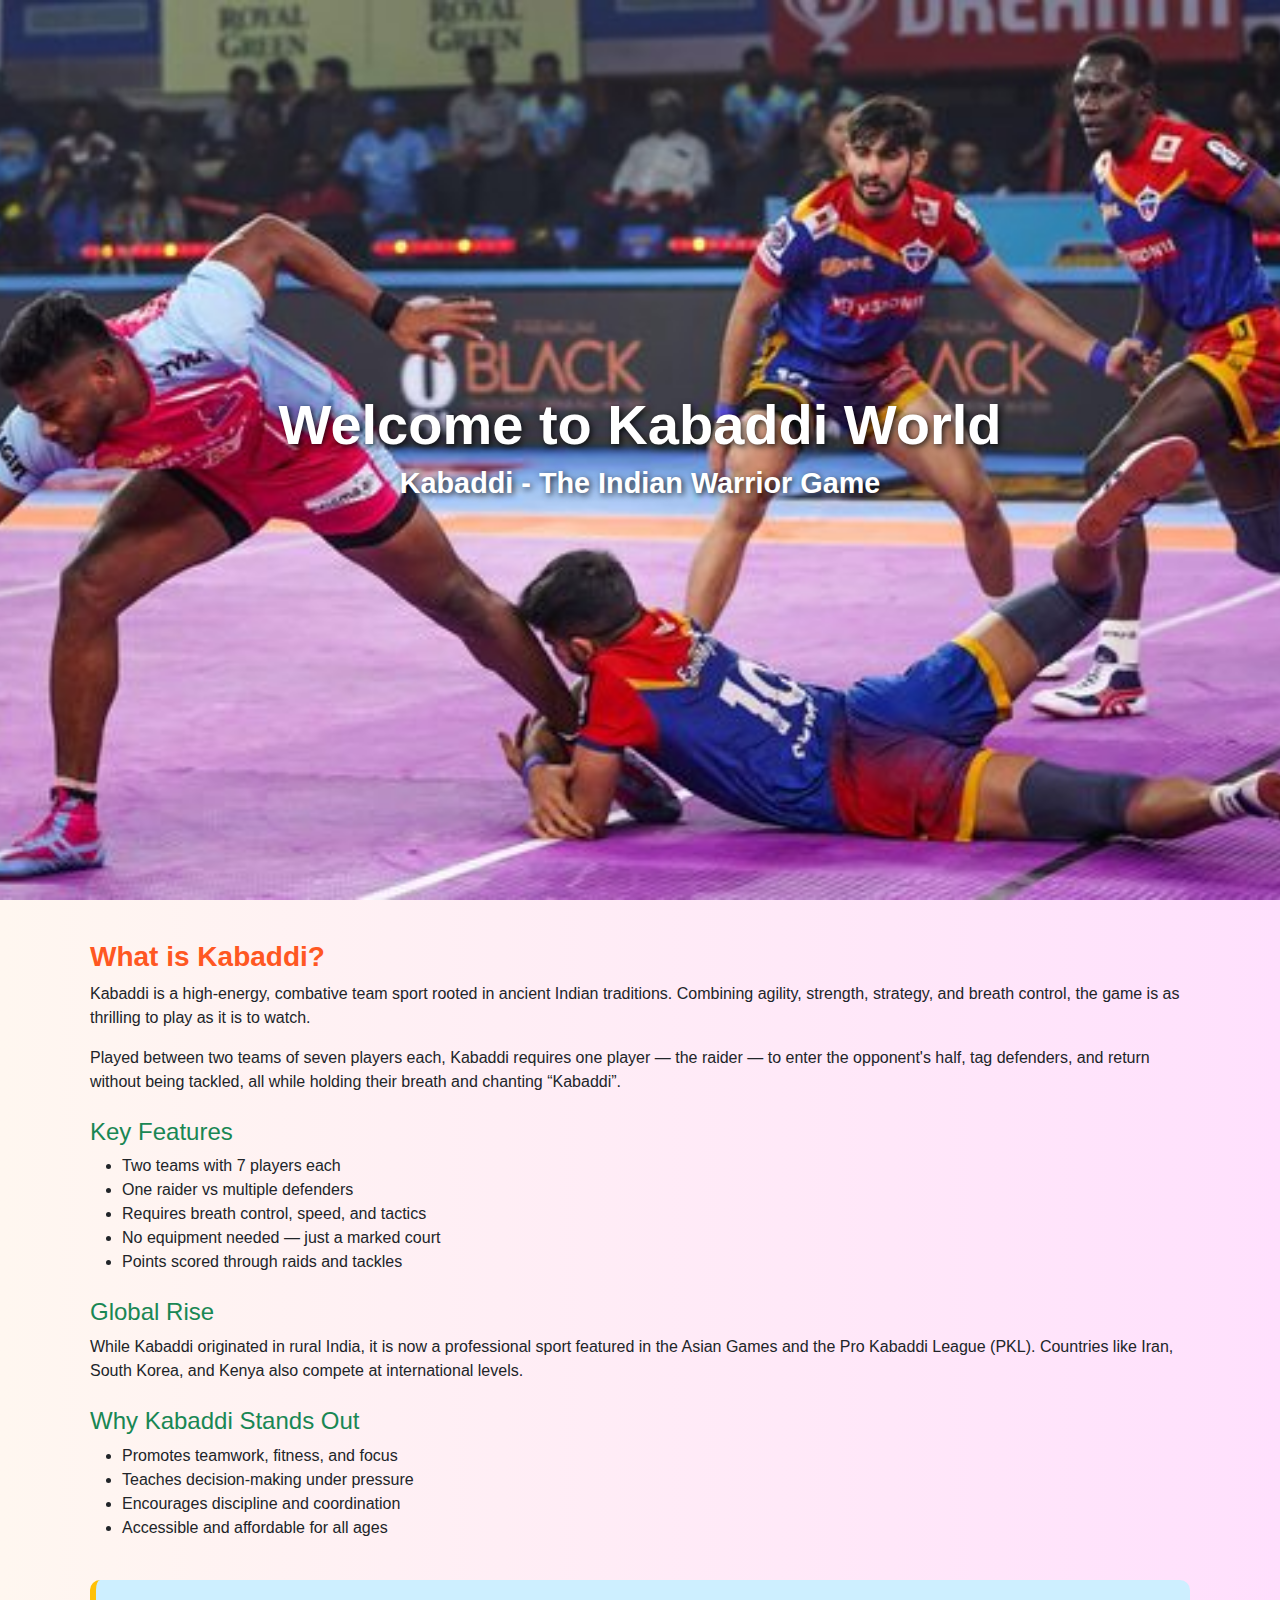
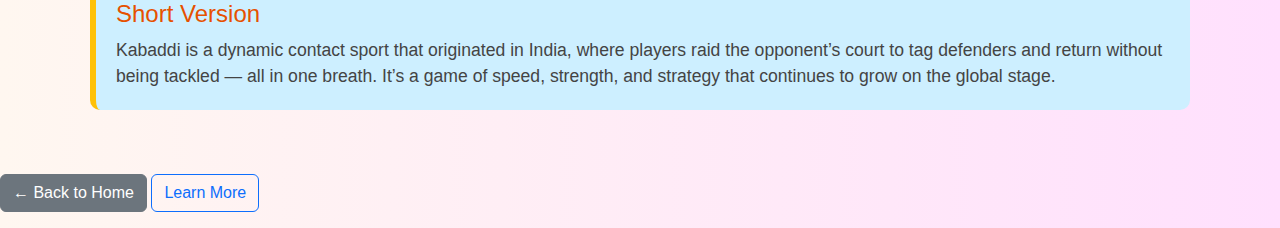
<file: Project sports/Kabaddi1.html>
<!DOCTYPE html>
<html lang="en">
<head>
  <meta charset="UTF-8" />
  <meta name="viewport" content="width=device-width, initial-scale=1.0"/>
  <title>Kabaddi - Outdoor Games Hub</title>
  <link href="https://cdn.jsdelivr.net/npm/bootstrap@5.3.0/dist/css/bootstrap.min.css" rel="stylesheet"/>
  <style>
    body {
      margin: 0;
      background: linear-gradient(to right, #fff7f0, #ffe0fd);
      font-family: 'Segoe UI', Tahoma, Geneva, Verdana, sans-serif;
    }

    .hero {
      background-image: url("kabaddi2.jpeg");
      background-size: cover;
      background-position: center;
      height: 100vh;
      display: flex;
      flex-direction: column;
      justify-content: center;
      align-items: center;
      text-align: center;
      color: rgb(255, 255, 255);
      text-shadow: 2px 2px 6px rgba(0, 0, 0, 0.8);
    }

    .hero h1 {
      font-size: 3.5rem;
    }

    .hero h2 {
      font-size: 1.8rem;
    }

    .section-title {
      color: #ff5722;
    }

    h1, h2, h3 {
      font-weight: bold;
    }

    footer {
      background: linear-gradient(to right, #0066ff, #00ccff);
      color: white;
      padding: 10px 0;
    }

    .content {
      padding: 40px 20px;
    }

    .short-version {
      background-color: #cdefff;
      border-left: 6px solid #ffc107;
      padding: 20px;
      margin-top: 40px;
      border-radius: 10px;
    }

    .short-version h4 {
      color: #e65100;
    }

    .short-version p {
      font-size: 1.1rem;
      margin-bottom: 0;
      color: #444;
    }
  </style>
</head>
<body>

  <!-- Full-screen hero section -->
  <div class="hero">
    <h1>Welcome to Kabaddi World</h1>
    <h2>Kabaddi - The Indian Warrior Game</h2>
  </div>

  <!-- Main content -->
  <div class="container content">
    <h3 class="section-title">What is Kabaddi?</h3>
    <p>
      Kabaddi is a high-energy, combative team sport rooted in ancient Indian traditions. Combining agility, strength, strategy, and breath control, the game is as thrilling to play as it is to watch.
    </p>
    <p>
      Played between two teams of seven players each, Kabaddi requires one player — the raider — to enter the opponent's half, tag defenders, and return without being tackled, all while holding their breath and chanting “Kabaddi”.
    </p>

    <h4 class="mt-4 text-success">Key Features</h4>
    <ul>
      <li>Two teams with 7 players each</li>
      <li>One raider vs multiple defenders</li>
      <li>Requires breath control, speed, and tactics</li>
      <li>No equipment needed — just a marked court</li>
      <li>Points scored through raids and tackles</li>
    </ul>

    <h4 class="mt-4 text-success">Global Rise</h4>
    <p>
      While Kabaddi originated in rural India, it is now a professional sport featured in the Asian Games and the Pro Kabaddi League (PKL). Countries like Iran, South Korea, and Kenya also compete at international levels.
    </p>

    <h4 class="mt-4 text-success">Why Kabaddi Stands Out</h4>
    <ul>
      <li>Promotes teamwork, fitness, and focus</li>
      <li>Teaches decision-making under pressure</li>
      <li>Encourages discipline and coordination</li>
      <li>Accessible and affordable for all ages</li>
    </ul>

    <!-- Highlighted Short Version -->
    <div class="short-version">
      <h4>Short Version</h4>
      <p>
        Kabaddi is a dynamic contact sport that originated in India, where players raid the opponent’s court to tag defenders and return without being tackled — all in one breath. It’s a game of speed, strength, and strategy that continues to grow on the global stage.
      </p>
    </div>
  </div>
    <p>
      <a href="index.html" class="btn btn-secondary mt-4">← Back to Home</a>
      <a href="https://en.wikipedia.org/wiki/Kabaddi" target="_blank" class="btn btn-outline-primary mt-4">Learn More</a>
    </p>
  </div>


</body>
</html>
</file>
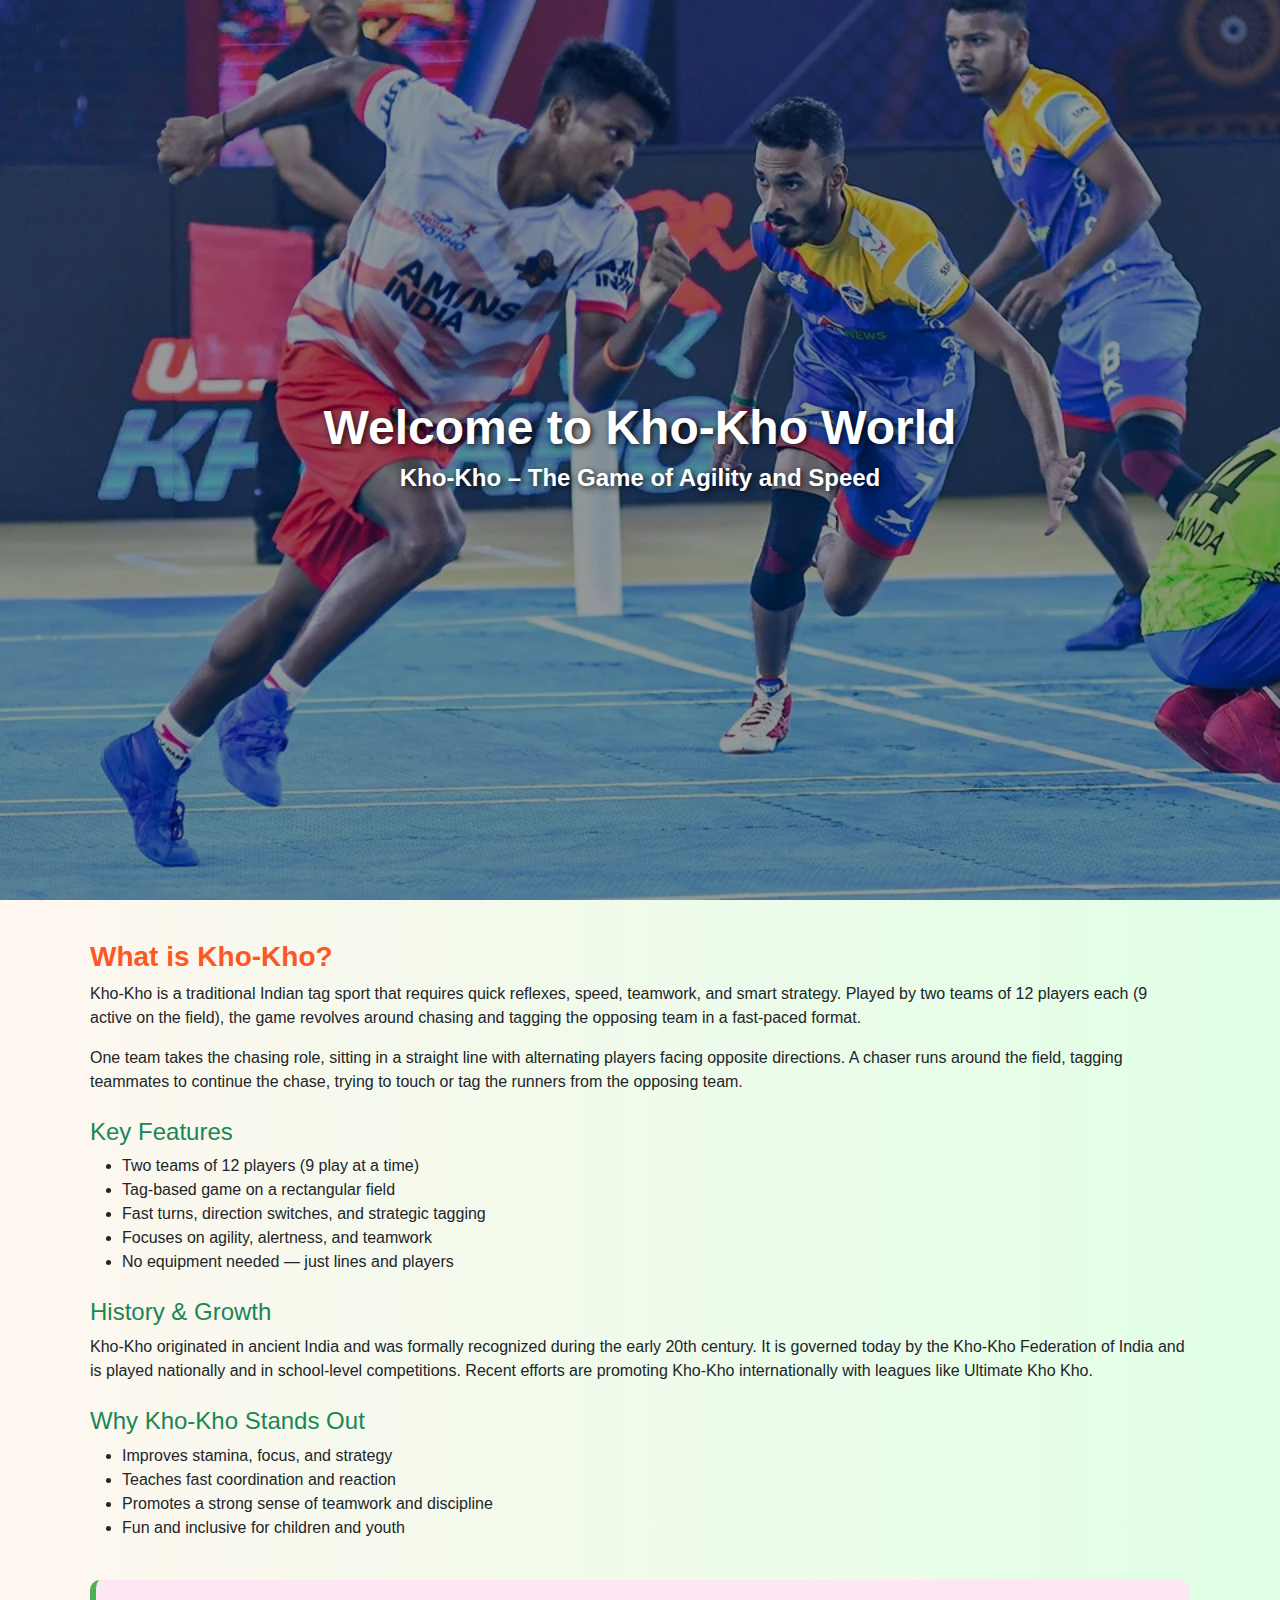
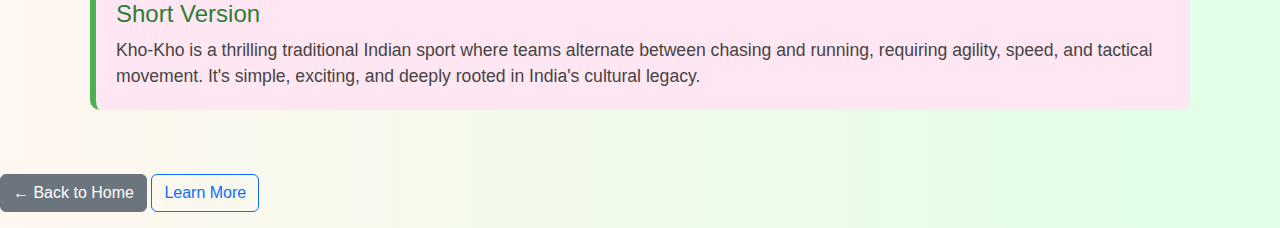
<file: Project sports/Koko.html>
<!DOCTYPE html>
<html lang="en">
<head>
  <meta charset="UTF-8" />
  <meta name="viewport" content="width=device-width, initial-scale=1.0"/>
  <title>Kho-Kho - Outdoor Games Hub</title>
  <link href="https://cdn.jsdelivr.net/npm/bootstrap@5.3.0/dist/css/bootstrap.min.css" rel="stylesheet"/>
  <style>
    body {
      margin: 0;
      background: linear-gradient(to right, #fff7f0, #e0ffe6);
      font-family: 'Segoe UI', Tahoma, Geneva, Verdana, sans-serif;
    }

    .hero {
      background-image: url("koko1.webp");
      background-size: cover;
      background-position: center;
      height: 100vh;
      position: relative;
      display: flex;
      flex-direction: column;
      justify-content: center;
      align-items: center;
      text-align: center;
      color: rgb(255, 255, 255);
    }

    .hero::before {
      content: "";
      position: absolute;
      inset: 0;
      background: rgba(0, 0, 0, 0.4);
    }

    .hero h1, .hero h2 {
      position: relative;
      z-index: 1;
      text-shadow: 2px 2px 6px rgba(0, 0, 0, 0.8);
    }

    .hero h1 {
      font-size: 3rem;
    }

    .hero h2 {
      font-size: 1.5rem;
    }

    .section-title {
      color: #ff5722;
    }

    h1, h2, h3 {
      font-weight: bold;
    }

    footer {
      background: linear-gradient(to right, #0066ff, #00ccff);
      color: rgb(255, 255, 255);
      padding: 10px 0;
    }

    .content {
      padding: 40px 20px;
    }

    .short-version {
      background-color: #ffe6f3;
      border-left: 6px solid #4caf50;
      padding: 20px;
      margin-top: 40px;
      border-radius: 10px;
    }

    .short-version h4 {
      color: #2e7d32;
    }

    .short-version p {
      font-size: 1.1rem;
      margin-bottom: 0;
      color: #444444;
    }

    @media (max-width: 576px) {
      .hero h1 {
        font-size: 2rem;
      }
      .hero h2 {
        font-size: 1rem;
      }
    }
  </style>
</head>
<body>

  <!-- Full-screen hero section -->
  <div class="hero">
    <h1>Welcome to Kho-Kho World</h1>
    <h2>Kho-Kho – The Game of Agility and Speed</h2>
  </div>

  <!-- Main content -->
  <div class="container content">
    <h3 class="section-title">What is Kho-Kho?</h3>
    <p>
      Kho-Kho is a traditional Indian tag sport that requires quick reflexes, speed, teamwork, and smart strategy. Played by two teams of 12 players each (9 active on the field), the game revolves around chasing and tagging the opposing team in a fast-paced format.
    </p>
    <p>
      One team takes the chasing role, sitting in a straight line with alternating players facing opposite directions. A chaser runs around the field, tagging teammates to continue the chase, trying to touch or tag the runners from the opposing team.
    </p>

    <h4 class="mt-4 text-success">Key Features</h4>
    <ul>
      <li>Two teams of 12 players (9 play at a time)</li>
      <li>Tag-based game on a rectangular field</li>
      <li>Fast turns, direction switches, and strategic tagging</li>
      <li>Focuses on agility, alertness, and teamwork</li>
      <li>No equipment needed — just lines and players</li>
    </ul>

    <h4 class="mt-4 text-success">History & Growth</h4>
    <p>
      Kho-Kho originated in ancient India and was formally recognized during the early 20th century. It is governed today by the Kho-Kho Federation of India and is played nationally and in school-level competitions. Recent efforts are promoting Kho-Kho internationally with leagues like Ultimate Kho Kho.
    </p>

    <h4 class="mt-4 text-success">Why Kho-Kho Stands Out</h4>
    <ul>
      <li>Improves stamina, focus, and strategy</li>
      <li>Teaches fast coordination and reaction</li>
      <li>Promotes a strong sense of teamwork and discipline</li>
      <li>Fun and inclusive for children and youth</li>
    </ul>

    <!-- Highlighted Short Version -->
    <div class="short-version">
      <h4>Short Version</h4>
      <p>
        Kho-Kho is a thrilling traditional Indian sport where teams alternate between chasing and running, requiring agility, speed, and tactical movement. It's simple, exciting, and deeply rooted in India's cultural legacy.
      </p>
    </div>
  </div>
      <p>
        <a href="index.html" class="btn btn-secondary mt-4">← Back to Home</a>
         <a href="https://en.wikipedia.org/wiki/Kho_kho" target="_blank" class="btn btn-outline-primary mt-4">Learn More</a>
      </p>

</body>
</html>
</file>
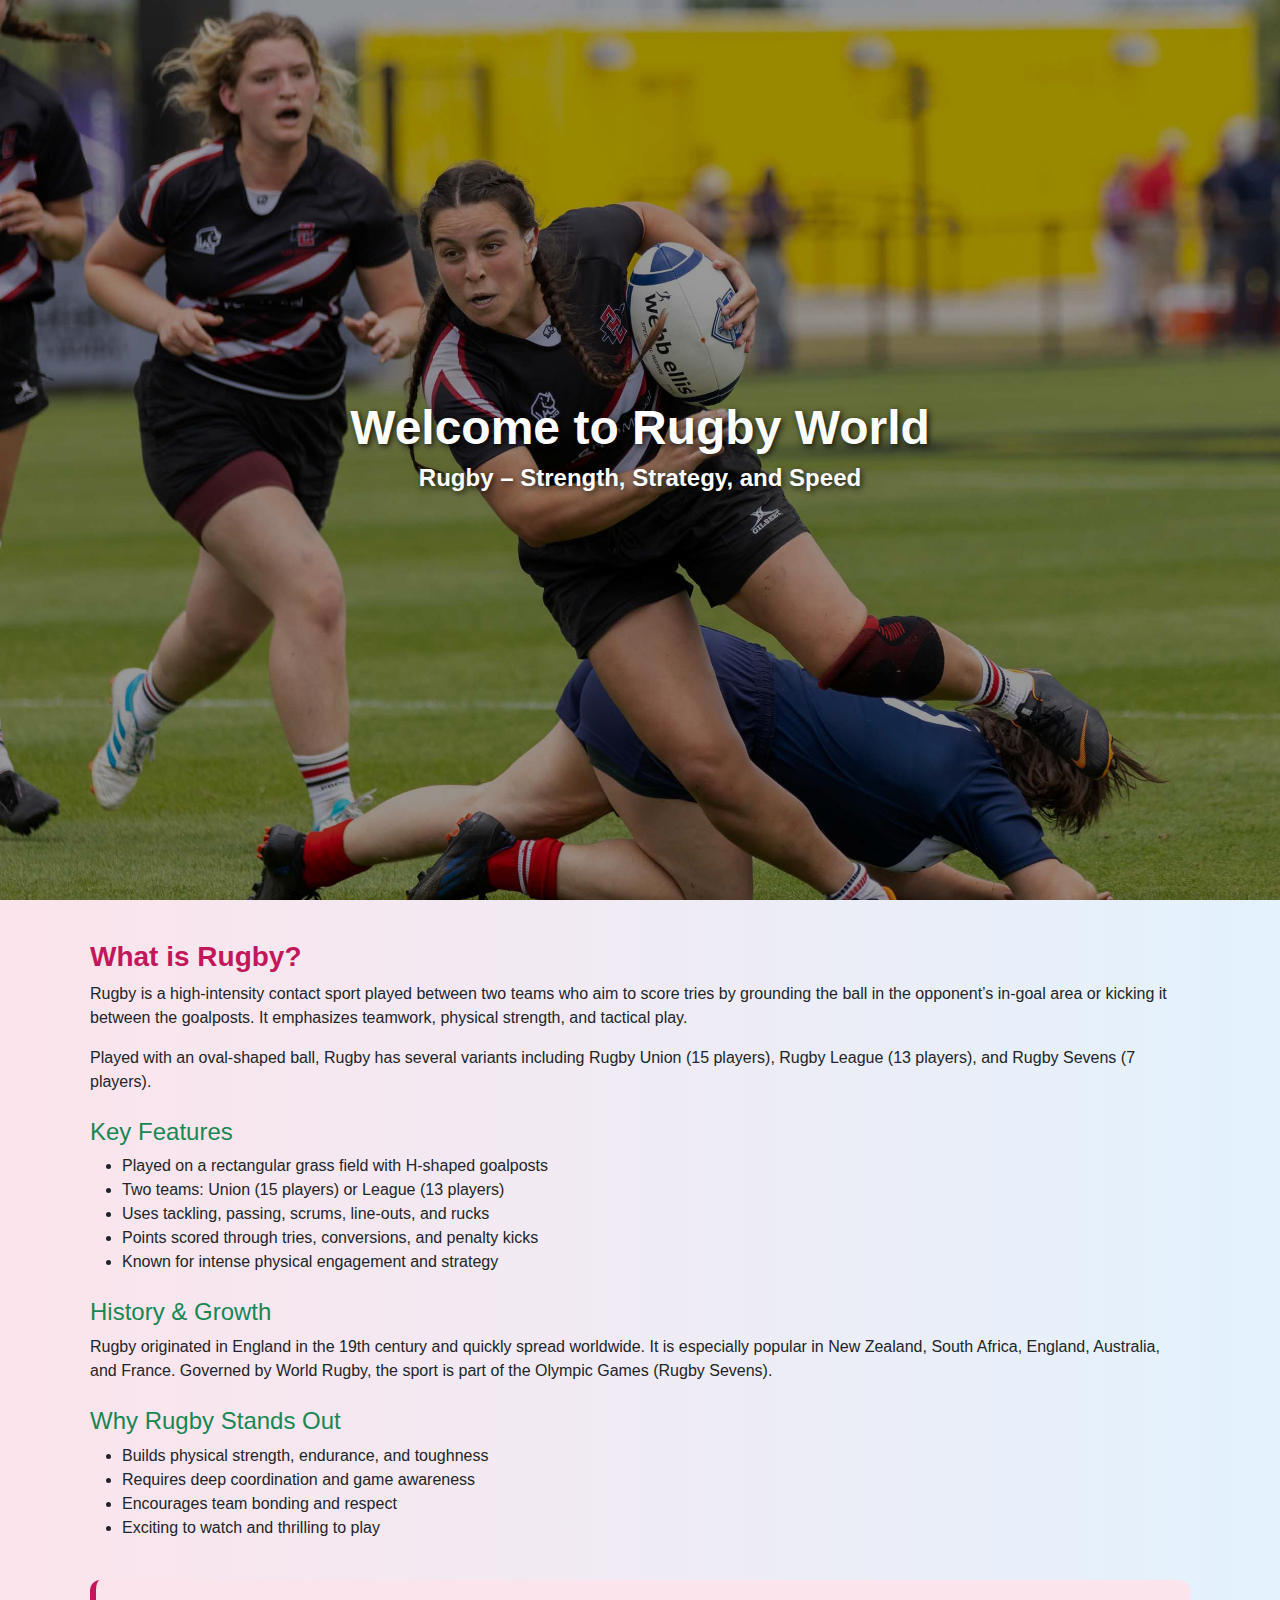
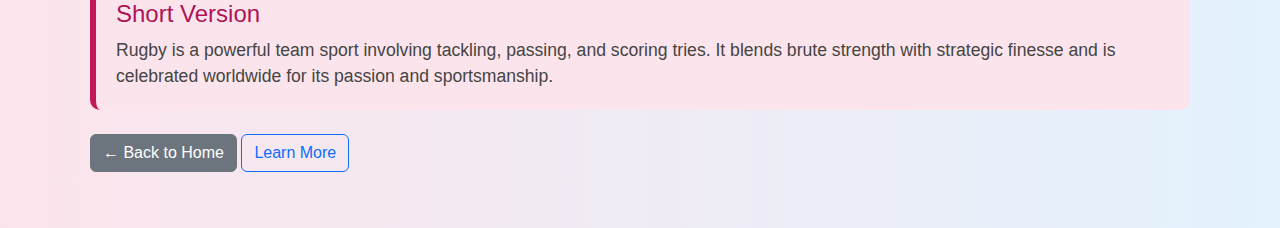
<file: Project sports/Rugby.html>
<!DOCTYPE html>
<html lang="en">
<head>
  <meta charset="UTF-8" />
  <meta name="viewport" content="width=device-width, initial-scale=1.0"/>
  <title>Rugby - Outdoor Games Hub</title>
  <link href="https://cdn.jsdelivr.net/npm/bootstrap@5.3.0/dist/css/bootstrap.min.css" rel="stylesheet"/>
  <style>
    body {
      margin: 0;
      background: linear-gradient(to right, #fce4ec, #e3f2fd);
      font-family: 'Segoe UI', Tahoma, Geneva, Verdana, sans-serif;
    }

    .hero {
      background-image: url("Rubby1.jpg"); 
      background-size: cover;
      background-position: middle;
      height: 100vh;
      position: relative;
      display: flex;
      flex-direction: column;
      justify-content: center;
      align-items: center;
      text-align: center;
      color: #fff;
    }

    .hero::before {
      content: "";
      position: absolute;
      inset: 0;
      background: rgba(0, 0, 0, 0.4);
    }

    .hero h1, .hero h2 {
      position: relative;
      z-index: 1;
      text-shadow: 2px 2px 6px rgba(0, 0, 0, 0.8);
    }

    .hero h1 {
      font-size: 3rem;
    }

    .hero h2 {
      font-size: 1.5rem;
    }

    .section-title {
      color: #c2185b;
    }

    h1, h2, h3 {
      font-weight: bold;
    }

    footer {
      background: linear-gradient(to right, #880e4f, #ad1457);
      color: white;
      padding: 10px 0;
    }

    .content {
      padding: 40px 20px;
    }

    .short-version {
      background-color: #fce4ec;
      border-left: 6px solid #c2185b;
      padding: 20px;
      margin-top: 40px;
      border-radius: 10px;
    }

    .short-version h4 {
      color: #ad1457;
    }

    .short-version p {
      font-size: 1.1rem;
      margin-bottom: 0;
      color: #444444;
    }

    @media (max-width: 576px) {
      .hero h1 {
        font-size: 2rem;
      }
      .hero h2 {
        font-size: 1rem;
      }
    }
  </style>
</head>
<body>

  <!-- Full-screen hero section -->
  <div class="hero">
    <h1>Welcome to Rugby World</h1>
    <h2>Rugby – Strength, Strategy, and Speed</h2>
  </div>

  <!-- Main content -->
  <div class="container content">
    <h3 class="section-title">What is Rugby?</h3>
    <p>
      Rugby is a high-intensity contact sport played between two teams who aim to score tries by grounding the ball in the opponent’s in-goal area or kicking it between the goalposts. It emphasizes teamwork, physical strength, and tactical play.
    </p>
    <p>
      Played with an oval-shaped ball, Rugby has several variants including Rugby Union (15 players), Rugby League (13 players), and Rugby Sevens (7 players).
    </p>

    <h4 class="mt-4 text-success">Key Features</h4>
    <ul>
      <li>Played on a rectangular grass field with H-shaped goalposts</li>
      <li>Two teams: Union (15 players) or League (13 players)</li>
      <li>Uses tackling, passing, scrums, line-outs, and rucks</li>
      <li>Points scored through tries, conversions, and penalty kicks</li>
      <li>Known for intense physical engagement and strategy</li>
    </ul>

    <h4 class="mt-4 text-success">History & Growth</h4>
    <p>
      Rugby originated in England in the 19th century and quickly spread worldwide. It is especially popular in New Zealand, South Africa, England, Australia, and France. Governed by World Rugby, the sport is part of the Olympic Games (Rugby Sevens).
    </p>

    <h4 class="mt-4 text-success">Why Rugby Stands Out</h4>
    <ul>
      <li>Builds physical strength, endurance, and toughness</li>
      <li>Requires deep coordination and game awareness</li>
      <li>Encourages team bonding and respect</li>
      <li>Exciting to watch and thrilling to play</li>
    </ul>

    <!-- Highlighted Short Version -->
    <div class="short-version">
      <h4>Short Version</h4>
      <p>
        Rugby is a powerful team sport involving tackling, passing, and scoring tries. It blends brute strength with strategic finesse and is celebrated worldwide for its passion and sportsmanship.
      </p>
    </div>

    <!-- Optional Learn More Button -->
    <p>
      <a href="index.html" class="btn btn-secondary mt-4">← Back to Home</a>
      <a href="https://en.wikipedia.org/wiki/Rugby_football" target="_blank" class="btn btn-outline-primary mt-4">Learn More</a>
    </p>
  </div>

</body>
</html>
</file>
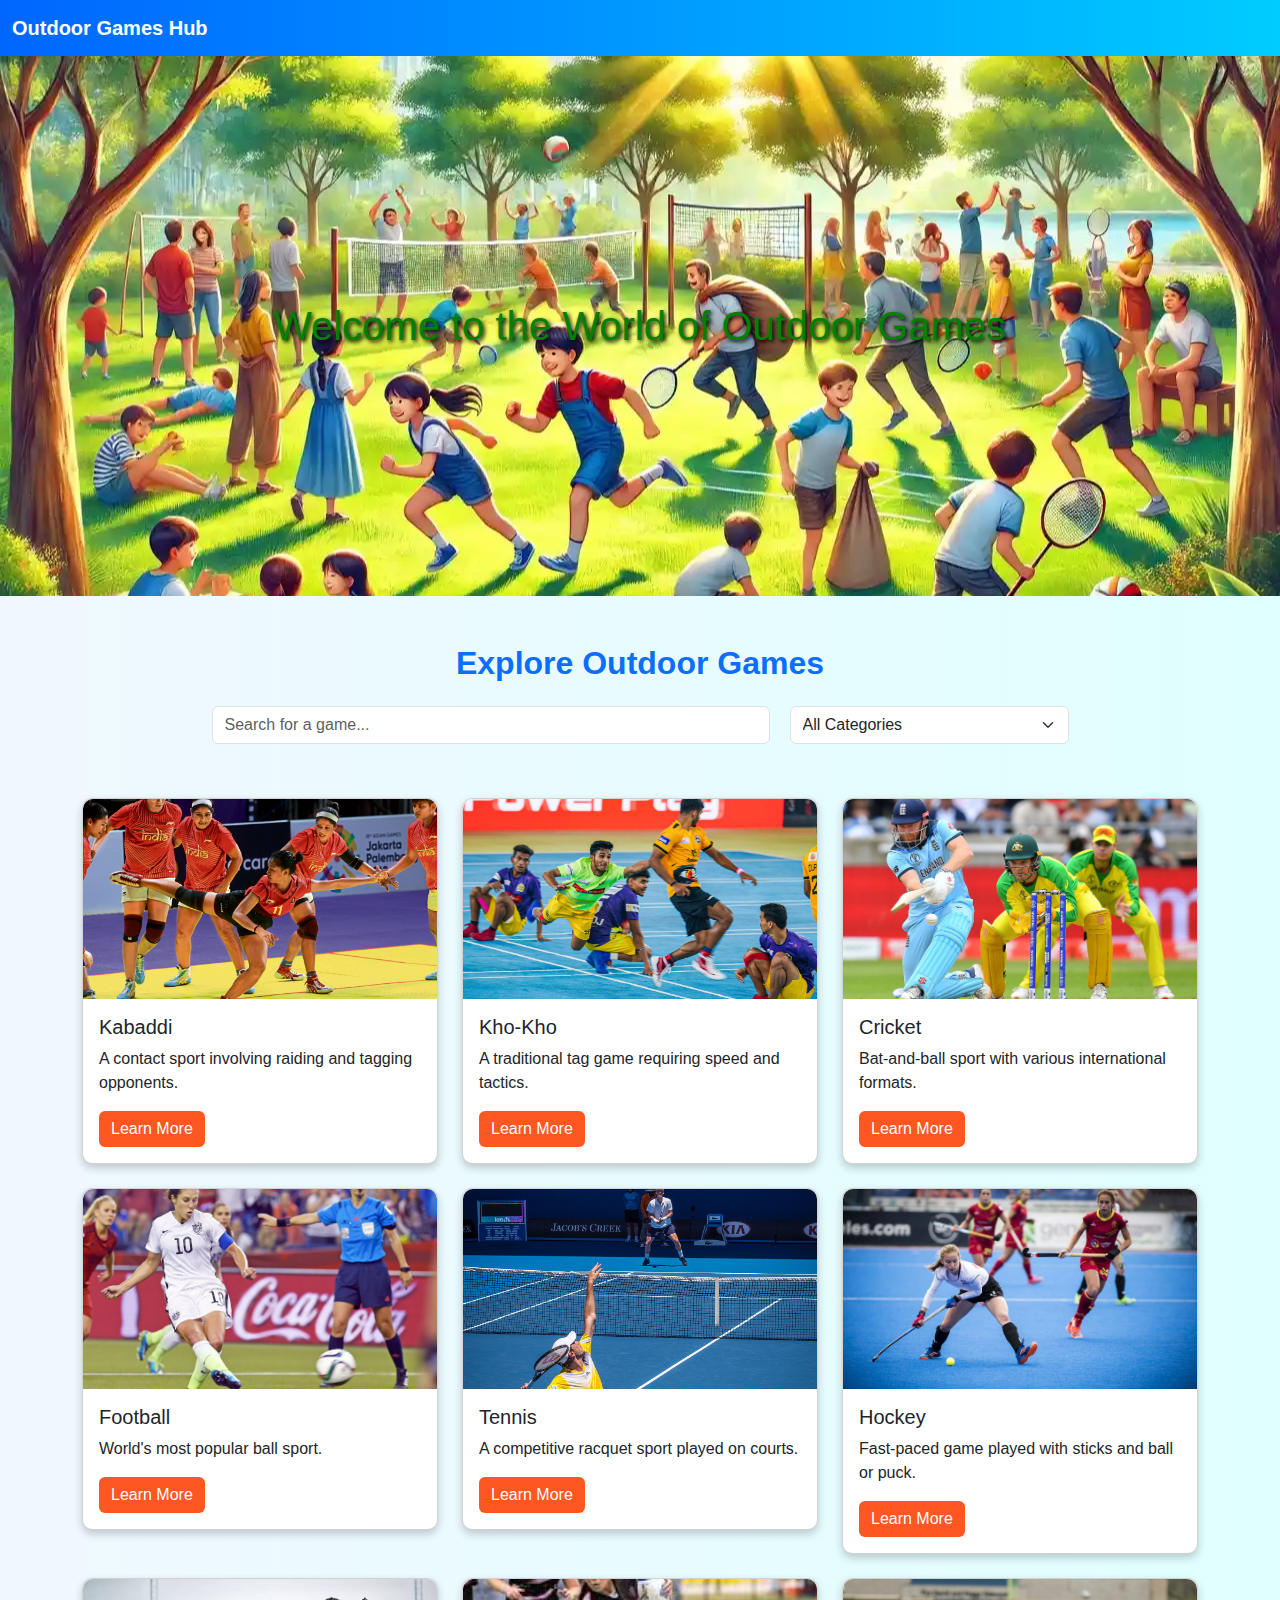
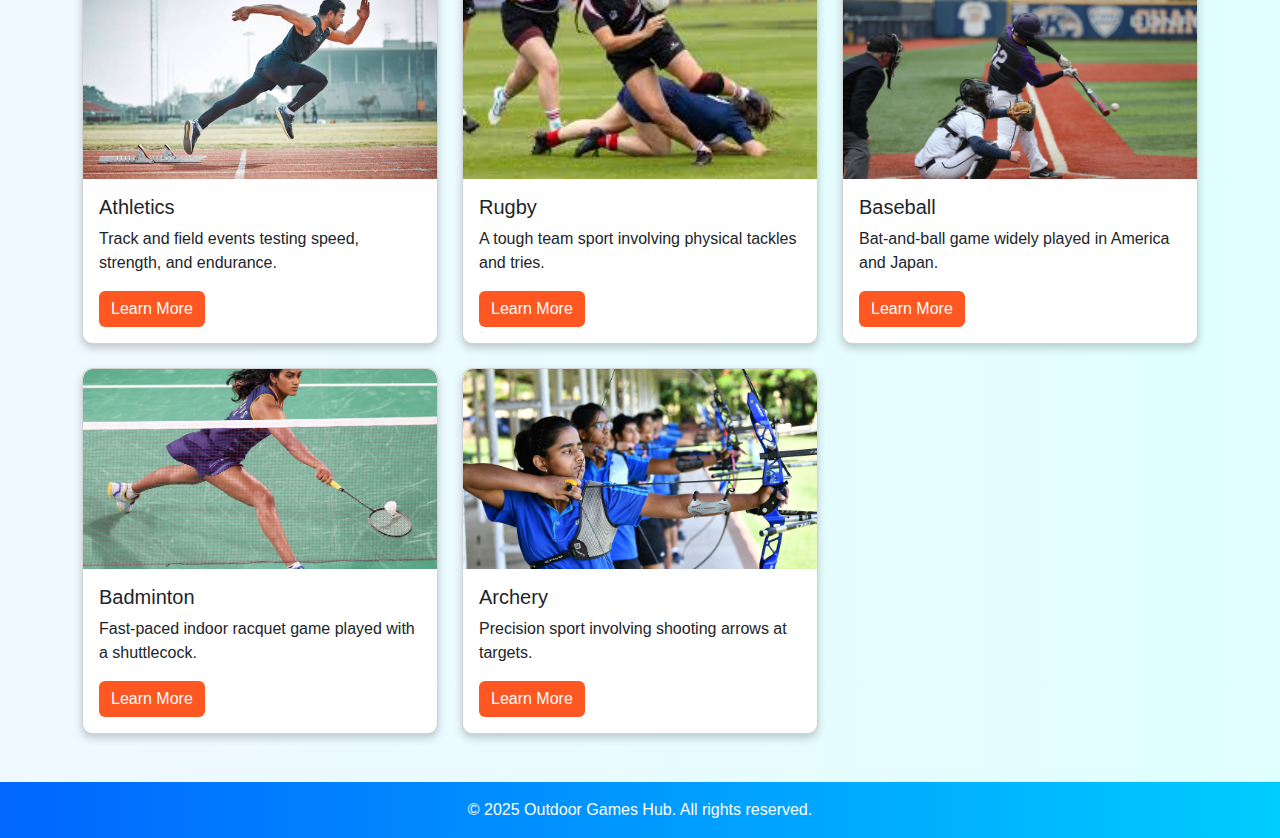
<file: Project sports/sppt.html>
<!DOCTYPE html>
<html lang="en">
<head>
  <meta charset="UTF-8" />
  <meta name="viewport" content="width=device-width, initial-scale=1.0"/>
  <title>Outdoor Games Hub</title>
  <link href="https://cdn.jsdelivr.net/npm/bootstrap@5.3.0/dist/css/bootstrap.min.css" rel="stylesheet"/>
  <style>
    body {
      font-family: 'Segoe UI', Tahoma, Geneva, Verdana, sans-serif;
      background: linear-gradient(to right, #f0f8ff, #e0ffff);
    }

    .navbar {
      background: linear-gradient(to right, #0066ff, #00ccff);
    }

    .hero {
      background: url('frist pic back.webp') no-repeat center center/cover;
      color: green;
      height: 60vh;
      display: flex;
      align-items: center;
      justify-content: center;
      text-shadow: 2px 2px 4px black;
      font-size: 2.5rem;
    }

    .card {
      box-shadow: 0 4px 8px rgba(0, 0, 0, 0.2);
      transition: transform 0.3s ease;
      border-radius: 10px;
    }

    .card:hover {
      transform: scale(1.03);
      background-color: #f8f9fa;
    }

    .card-img-top {
      height: 200px;
      object-fit: cover;
      border-top-left-radius: 10px;
      border-top-right-radius: 10px;
    }

    .btn-primary {
      background-color: #ff5722;
      border: none;
    }

    .btn-primary:hover {
      background-color: #e64a19;
    }

    .filter-container {
      display: flex;
      justify-content: center;
      gap: 20px;
      flex-wrap: wrap;
      margin-bottom: 30px;
    }

    footer {
      background: linear-gradient(to right, #0066ff, #00ccff);
      color: white;
    }
  </style>
</head>
<body>
  <nav class="navbar navbar-expand-lg navbar-dark">
    <div class="container-fluid">
      <a class="navbar-brand fw-bold" href="#">Outdoor Games Hub</a>
    </div>
  </nav>

  <div class="hero text-center">
    Welcome to the World of Outdoor Games
  </div>

  <div class="container my-5" id="games">
    <h2 class="text-center text-primary fw-bold">Explore Outdoor Games</h2>

    <div class="filter-container mt-4">
      <input type="text" id="searchInput" class="form-control w-50" placeholder="Search for a game...">
      <select id="categoryFilter" class="form-select w-25">
        <option value="all">All Categories</option>
        <option value="team">Team Sport</option>
        <option value="individual">Individual Sport</option>
        <option value="traditional">Traditional</option>
        <option value="racquet">Racquet Sport</option>
      </select>
    </div>

    <div class="row" id="gamesContainer"></div>
  </div>

  <div class="modal fade" id="gameModal" tabindex="-1" aria-labelledby="gameModalLabel" aria-hidden="true">
    <div class="modal-dialog modal-lg">
      <div class="modal-content">
        <div class="modal-header">
          <h5 class="modal-title" id="gameModalLabel">Game Details</h5>
          <button type="button" class="btn-close" data-bs-dismiss="modal"></button>
        </div>
        <div class="modal-body" id="modalContent"></div>
        <div class="modal-footer">
          <button class="btn btn-secondary" data-bs-dismiss="modal">Close</button>
        </div>
      </div>
    </div>
  </div>

  <footer class="text-center py-3">
    &copy; 2025 Outdoor Games Hub. All rights reserved.
  </footer>

  <script src="https://cdn.jsdelivr.net/npm/bootstrap@5.3.0/dist/js/bootstrap.bundle.min.js"></script>
  <script>
    const games = [
      {
        name: "Kabaddi",
        category: "traditional",
        img: "kabaddi.webp",
        desc: "A contact sport involving raiding and tagging opponents.",
        details: "Kabaddi is a traditional Indian game combining strength, strategy, and breath control."
        
      },
      {
        name: "Kho-Kho",
        category: "traditional",
        img: "koko.webp",
        desc: "A traditional tag game requiring speed and tactics.",
        details: "Kho-Kho is played by two teams where players chase and dodge in a fast-paced format."
      },
      {
        name: "Cricket",
        category: "team",
        img: "cricket.webp",
        desc: "Bat-and-ball sport with various international formats.",
        details: "Cricket is played with 11 players per team and involves batting, bowling, and fielding."
      },
      {
        name: "Football",
        category: "team",
        img: "football.webp",
        desc: "World's most popular ball sport.",
        details: "Football involves scoring goals using feet or head with no hand contact (except goalkeepers)."
      },
      {
        name: "Tennis",
        category: "racquet",
        img: "Tennis.jpg",
        desc: "A competitive racquet sport played on courts.",
        details: "Tennis is played in singles or doubles, with rallies and strategic shot placement."
      },
      {
        name: "Hockey",
        category: "team",
        img: "hockey.webp",
        desc: "Fast-paced game played with sticks and ball or puck.",
        details: "Hockey has field and ice formats, with high-speed puck or ball control and passing."
      },
      {
        name: "Athletics",
        category: "individual",
        img: "Athletes.jpg",
        desc: "Track and field events testing speed, strength, and endurance.",
        details: "Athletics includes sprinting, long-distance, javelin, long jump, and more."
      },
      {
        name: "Rugby",
        category: "team",
        img: "Rubby.jpeg",
        desc: "A tough team sport involving physical tackles and tries.",
        details: "Rugby is similar to football but with intense contact and ball passing."
      },
      {
        name: "Baseball",
        category: "team",
        img: "Baseball.jpeg",
        desc: "Bat-and-ball game widely played in America and Japan.",
        details: "Players bat and run bases to score, while fielders try to catch and dismiss them."
      },
      {
        name: "Badminton",
        category: "racquet",
        img: "Badminton.webp",
        desc: "Fast-paced indoor racquet game played with a shuttlecock.",
        details: "Badminton is played in singles or doubles using lightweight racquets and shuttle."
      },
      {
        name: "Archery",
        category: "individual",
        img: "Archey.jpeg",
        desc: "Precision sport involving shooting arrows at targets.",
        details: "Archery demands intense focus, technique, and accuracy in competition."
      }
    ];

    const container = document.getElementById("gamesContainer");
    const searchInput = document.getElementById("searchInput");
    const categoryFilter = document.getElementById("categoryFilter");

    function renderGames() {
      const search = searchInput.value.toLowerCase();
      const category = categoryFilter.value;
      container.innerHTML = "";

      games.filter(game => {
        const matchSearch = game.name.toLowerCase().includes(search);
        const matchCategory = category === "all" || game.category === category;
        return matchSearch && matchCategory;
      }).forEach((game, index) => {
        const card = document.createElement("div");
        card.className = "col-md-4 mt-4";
        card.innerHTML = `
          <div class="card">
            <img src="${game.img}" class="card-img-top" alt="${game.name}">
            <div class="card-body">
              <h5 class="card-title">${game.name}</h5>
              <p class="card-text">${game.desc}</p>
              <button class="btn btn-primary" onclick="kabaddi1.html">Learn More</button>
            </div>
          </div>`;
        container.appendChild(card);
      });
    }

    function showGameDetails(index) {
      const game = games[index];
      document.getElementById("gameModalLabel").textContent = game.name;
      document.getElementById("modalContent").innerHTML = `<p>${game.details}</p>`;
      new bootstrap.Modal(document.getElementById('gameModal')).show();
    }

    searchInput.addEventListener("input", renderGames);
    categoryFilter.addEventListener("change", renderGames);
    document.addEventListener("DOMContentLoaded", renderGames);
  </script>
</body>
</html>
</file>
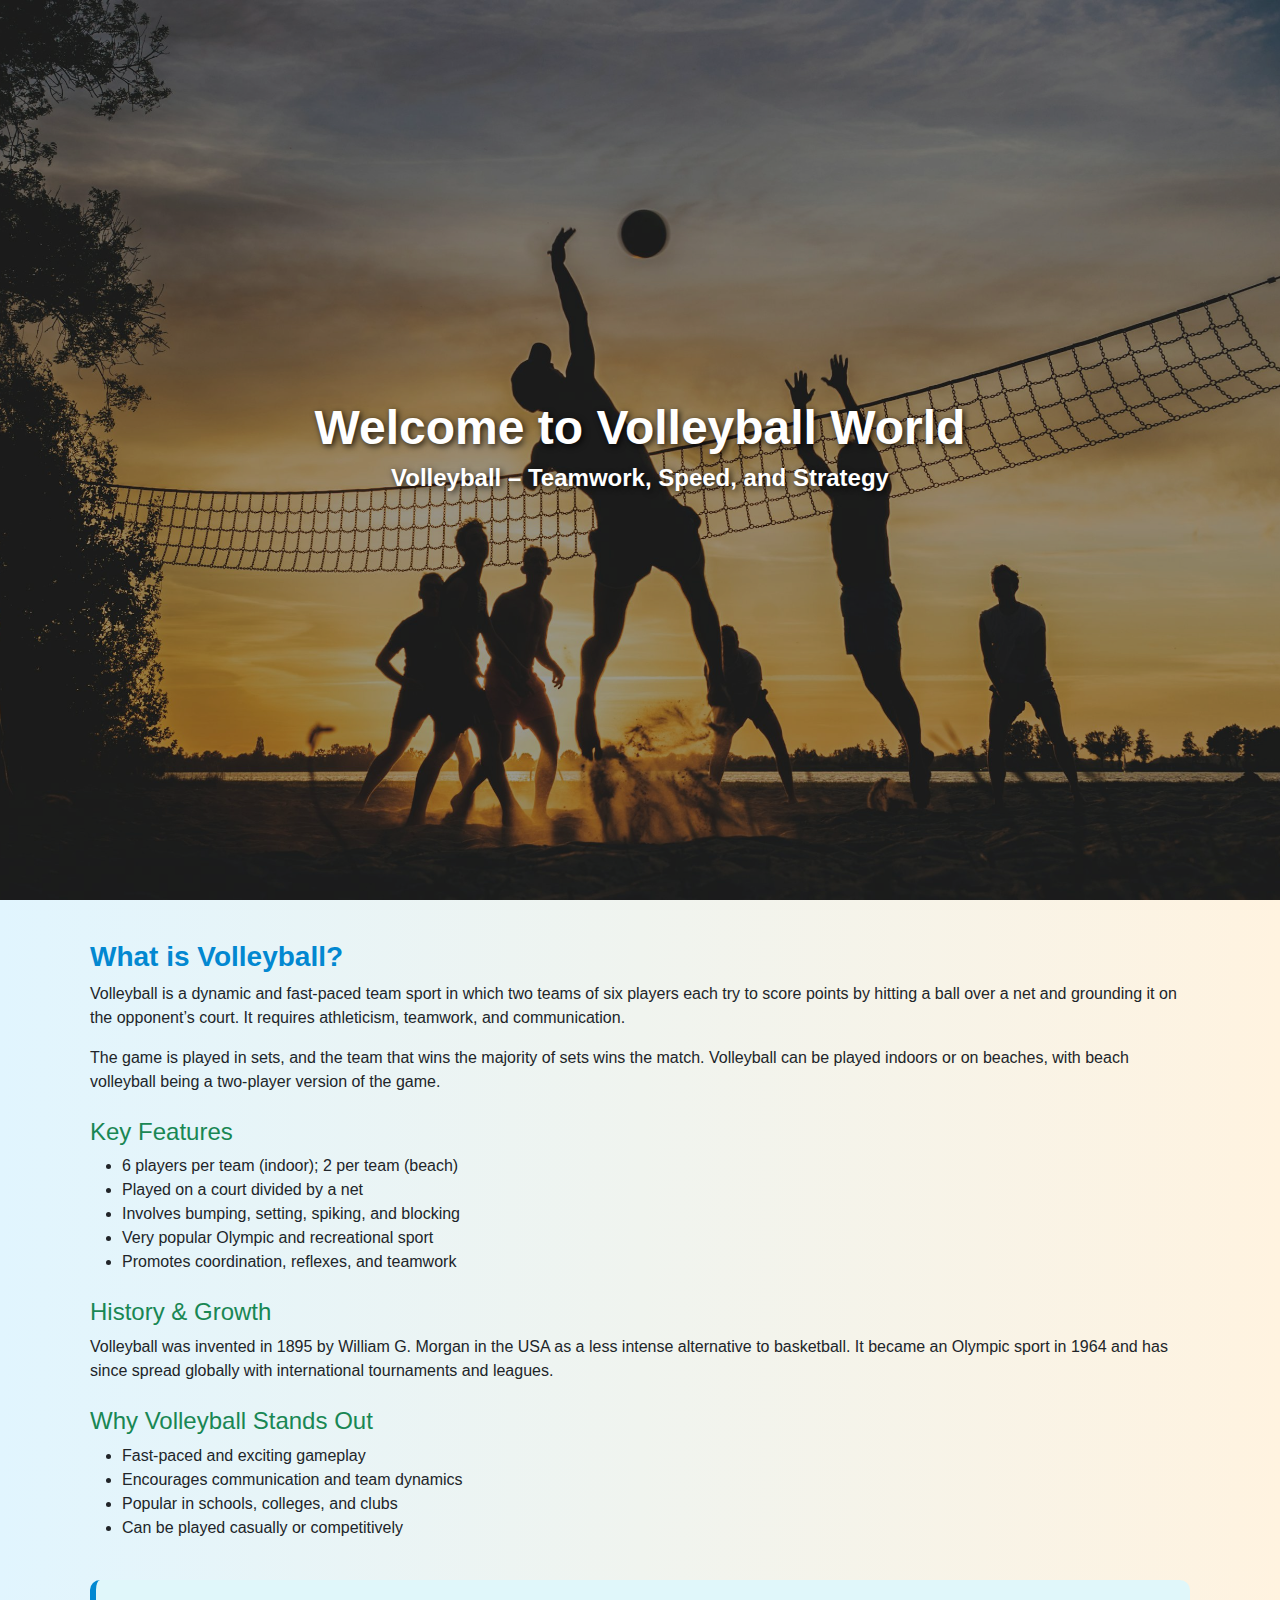
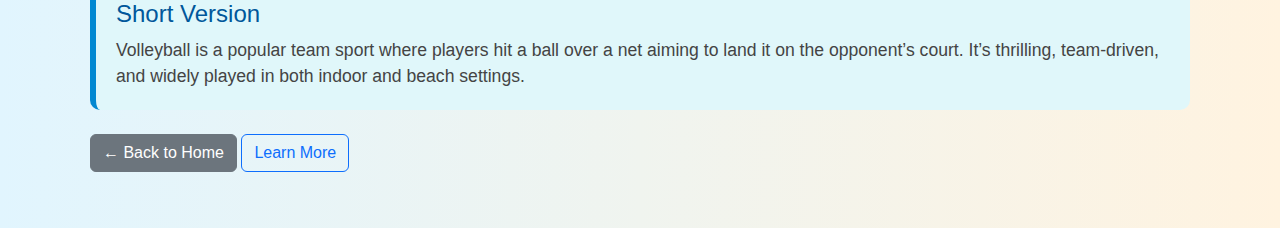
<file: Project sports/volleyball1.html>
<!DOCTYPE html>
<html lang="en">
<head>
  <meta charset="UTF-8" />
  <meta name="viewport" content="width=device-width, initial-scale=1.0"/>
  <title>Volleyball - Outdoor Games Hub</title>
  <link href="https://cdn.jsdelivr.net/npm/bootstrap@5.3.0/dist/css/bootstrap.min.css" rel="stylesheet"/>
  <style>
    body {
      margin: 0;
      background: linear-gradient(to right, #e1f5fe, #fff3e0);
      font-family: 'Segoe UI', Tahoma, Geneva, Verdana, sans-serif;
    }

    .hero {
      background-image: url("volleyball2.jpeg"); 
      background-size: cover;
      background-position: center;
      height: 100vh;
      position: relative;
      display: flex;
      flex-direction: column;
      justify-content: center;
      align-items: center;
      text-align: center;
      color: #fff;
    }

    .hero::before {
      content: "";
      position: absolute;
      inset: 0;
      background: rgba(0, 0, 0, 0.4);
    }

    .hero h1, .hero h2 {
      position: relative;
      z-index: 1;
      text-shadow: 2px 2px 6px rgba(0, 0, 0, 0.8);
    }

    .hero h1 {
      font-size: 3rem;
    }

    .hero h2 {
      font-size: 1.5rem;
    }

    .section-title {
      color: #0288d1;
    }

    h1, h2, h3 {
      font-weight: bold;
    }

    footer {
      background: linear-gradient(to right, #0277bd, #039be5);
      color: white;
      padding: 10px 0;
      text-align: center;
    }

    .content {
      padding: 40px 20px;
    }

    .short-version {
      background-color: #e0f7fa;
      border-left: 6px solid #0288d1;
      padding: 20px;
      margin-top: 40px;
      border-radius: 10px;
    }

    .short-version h4 {
      color: #01579b;
    }

    .short-version p {
      font-size: 1.1rem;
      margin-bottom: 0;
      color: #444444;
    }

    @media (max-width: 576px) {
      .hero h1 {
        font-size: 2rem;
      }
      .hero h2 {
        font-size: 1rem;
      }
    }
  </style>
</head>
<body>

  <!-- Hero Section -->
  <div class="hero">
    <h1>Welcome to Volleyball World</h1>
    <h2>Volleyball – Teamwork, Speed, and Strategy</h2>
  </div>

  <!-- Main Content -->
  <div class="container content">
    <h3 class="section-title">What is Volleyball?</h3>
    <p>
      Volleyball is a dynamic and fast-paced team sport in which two teams of six players each try to score points by hitting a ball over a net and grounding it on the opponent’s court. It requires athleticism, teamwork, and communication.
    </p>
    <p>
      The game is played in sets, and the team that wins the majority of sets wins the match. Volleyball can be played indoors or on beaches, with beach volleyball being a two-player version of the game.
    </p>

    <h4 class="mt-4 text-success">Key Features</h4>
    <ul>
      <li>6 players per team (indoor); 2 per team (beach)</li>
      <li>Played on a court divided by a net</li>
      <li>Involves bumping, setting, spiking, and blocking</li>
      <li>Very popular Olympic and recreational sport</li>
      <li>Promotes coordination, reflexes, and teamwork</li>
    </ul>

    <h4 class="mt-4 text-success">History & Growth</h4>
    <p>
      Volleyball was invented in 1895 by William G. Morgan in the USA as a less intense alternative to basketball. It became an Olympic sport in 1964 and has since spread globally with international tournaments and leagues.
    </p>

    <h4 class="mt-4 text-success">Why Volleyball Stands Out</h4>
    <ul>
      <li>Fast-paced and exciting gameplay</li>
      <li>Encourages communication and team dynamics</li>
      <li>Popular in schools, colleges, and clubs</li>
      <li>Can be played casually or competitively</li>
    </ul>

    <!-- Highlighted Short Version -->
    <div class="short-version">
      <h4>Short Version</h4>
      <p>
        Volleyball is a popular team sport where players hit a ball over a net aiming to land it on the opponent’s court. It’s thrilling, team-driven, and widely played in both indoor and beach settings.
      </p>
    </div>

    <!-- Learn More Button -->
    <p>
      <a href="index.html" class="btn btn-secondary mt-4">← Back to Home</a>
      <a href="https://en.wikipedia.org/wiki/Volleyball" target="_blank" class="btn btn-outline-primary mt-4">Learn More</a>
    </p>
  </div>


</body>
</html>
</file>
